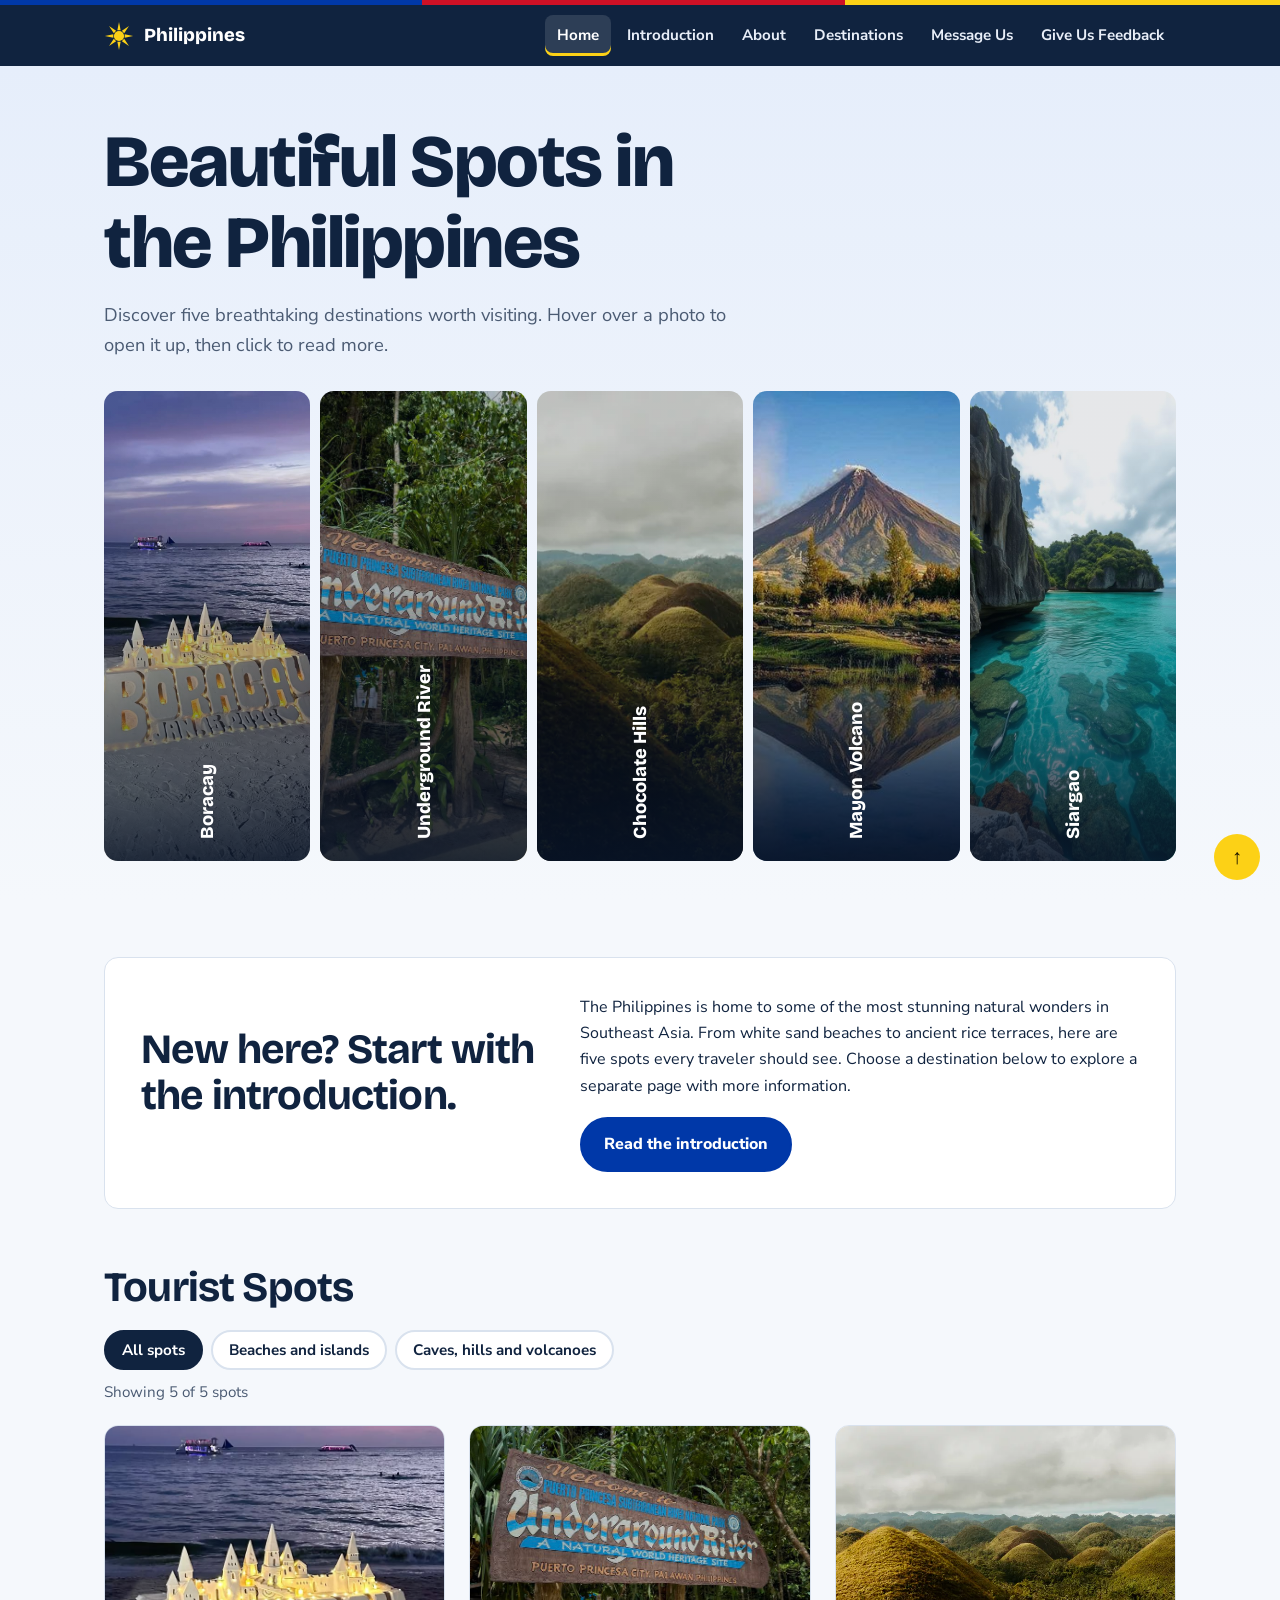
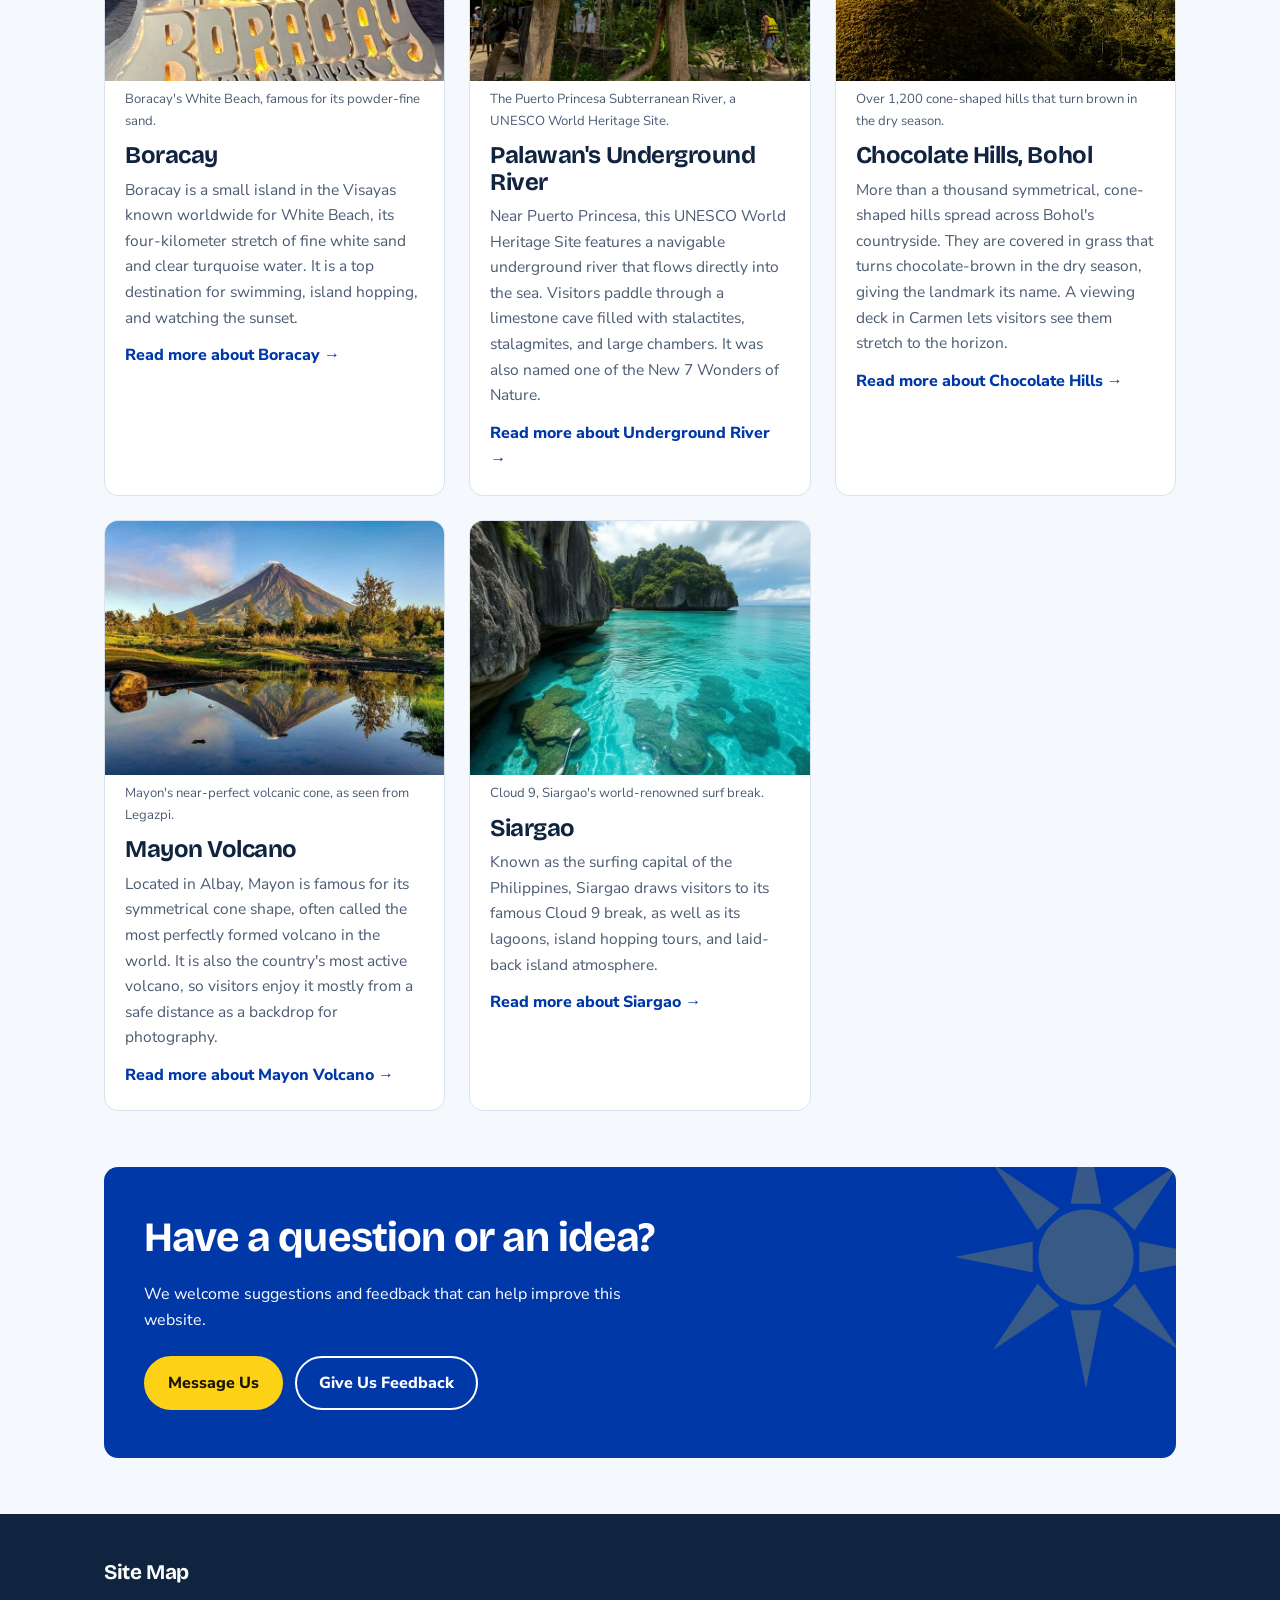
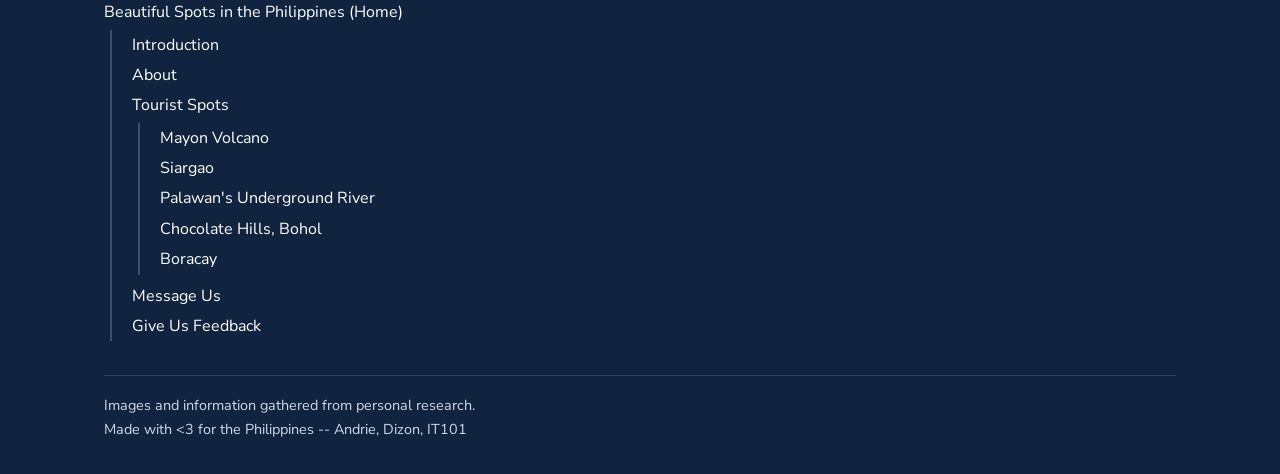
<file: index.html>
<!DOCTYPE html>
<html lang="en">
<head>
<meta charset="UTF-8">
<meta name="viewport" content="width=device-width, initial-scale=1.0">
<meta name="description" content="Five beautiful spots in the Philippines: Boracay, Palawan&#x27;s Underground River, Chocolate Hills, Mayon Volcano and Siargao.">
<title>Beautiful Spots in the Philippines</title>
<link rel="preconnect" href="https://fonts.googleapis.com">
<link rel="preconnect" href="https://fonts.gstatic.com" crossorigin>
<link rel="stylesheet" href="https://fonts.googleapis.com/css2?family=Bricolage+Grotesque:opsz,wght@12..96,600;12..96,800&family=Nunito+Sans:wght@400;600;700;800&display=swap">
<link rel="stylesheet" href="styles.css">
</head>
<body id="top">
<a class="skip-link" href="#main">Skip to main content</a>
<header class="site-header">
<div class="flag-stripe" aria-hidden="true"></div>
<div class="header-inner">
<a class="brand" href="index.html"><span class="brand-mark"><svg viewBox="0 0 200 200" aria-hidden="true" focusable="false"><g fill="currentColor"><polygon points="100,6 111,62 89,62" transform="rotate(0 100 100)"/><polygon points="100,6 111,62 89,62" transform="rotate(45 100 100)"/><polygon points="100,6 111,62 89,62" transform="rotate(90 100 100)"/><polygon points="100,6 111,62 89,62" transform="rotate(135 100 100)"/><polygon points="100,6 111,62 89,62" transform="rotate(180 100 100)"/><polygon points="100,6 111,62 89,62" transform="rotate(225 100 100)"/><polygon points="100,6 111,62 89,62" transform="rotate(270 100 100)"/><polygon points="100,6 111,62 89,62" transform="rotate(315 100 100)"/><circle cx="100" cy="100" r="34"/></g></svg></span><span>Philippines</span></a>
<input type="checkbox" id="menu" class="menu-check"><label for="menu" class="menu-toggle">Menu</label>
<nav id="site-nav" class="site-nav" aria-label="Main"><ul>
<li><a href="index.html" aria-current="page">Home</a></li>
<li><a href="introduction.html">Introduction</a></li>
<li><a href="about.html">About</a></li>
<li class="has-sub"><a href="index.html#spots">Destinations</a><ul class="submenu"><li><a href="mayon.html">Mayon Volcano</a></li><li><a href="siargao.html">Siargao</a></li><li><a href="underground-river.html">Palawan&#x27;s Underground River</a></li><li><a href="chocolate-hills.html">Chocolate Hills</a></li><li><a href="boracay.html">Boracay</a></li></ul></li>
<li><a href="message-us.html">Message Us</a></li>
<li><a href="feedback.html">Give Us Feedback</a></li>
</ul></nav>
</div>
</header>

<main id="main">
<section class="hero" aria-labelledby="hero-title"><div class="wrap">
<h1 id="hero-title">Beautiful Spots in the Philippines</h1>
<p class="lead">Discover five breathtaking destinations worth visiting. Hover over a photo to open it up, then click to read more.</p>
<ul class="panels" aria-label="Featured destinations">
<li><a href="boracay.html"><img src="images/boracay.jpg" alt="White sand beach with turquoise water and sailboats in Boracay"><span class="panel-vertical" aria-hidden="true">Boracay</span><span class="panel-text"><strong class="panel-name">Boracay</strong><span class="panel-place">Aklan, Western Visayas</span><span class="panel-pill">See this spot</span></span></a></li>
<li><a href="underground-river.html"><img src="images/underground_river.jpg" alt="Boat entering the mouth of the Puerto Princesa Underground River"><span class="panel-vertical" aria-hidden="true">Underground River</span><span class="panel-text"><strong class="panel-name">Palawan&#x27;s Underground River</strong><span class="panel-place">Puerto Princesa, Palawan</span><span class="panel-pill">See this spot</span></span></a></li>
<li><a href="chocolate-hills.html"><img src="images/chocolate_hills.webp" alt="Rows of cone-shaped brown hills stretching across the Bohol countryside"><span class="panel-vertical" aria-hidden="true">Chocolate Hills</span><span class="panel-text"><strong class="panel-name">Chocolate Hills, Bohol</strong><span class="panel-place">Bohol, Central Visayas</span><span class="panel-pill">See this spot</span></span></a></li>
<li><a href="mayon.html"><img src="images/mayon.jpg" alt="Perfectly cone-shaped Mayon Volcano rising above green fields"><span class="panel-vertical" aria-hidden="true">Mayon Volcano</span><span class="panel-text"><strong class="panel-name">Mayon Volcano</strong><span class="panel-place">Albay, Bicol Region</span><span class="panel-pill">See this spot</span></span></a></li>
<li><a href="siargao.html"><img src="images/siargao.jpg" alt="Surfer riding a wave at Cloud 9, Siargao, with palm trees on the shore"><span class="panel-vertical" aria-hidden="true">Siargao</span><span class="panel-text"><strong class="panel-name">Siargao</strong><span class="panel-place">Surigao del Norte, Caraga</span><span class="panel-pill">See this spot</span></span></a></li>
</ul></div></section>
<section class="section" aria-labelledby="intro-title"><div class="wrap"><div class="intro-band">
<h2 id="intro-title">New here? Start with the introduction.</h2>
<div><p>The Philippines is home to some of the most stunning natural wonders in Southeast Asia. From white sand beaches to ancient rice terraces, here are five spots every traveler should see. Choose a destination below to explore a separate page with more information.</p><a class="btn" href="introduction.html">Read the introduction</a></div>
</div></div></section>
<section id="spots" class="section" style="padding-top:0" aria-labelledby="spots-title"><div class="wrap">
<h2 id="spots-title">Tourist Spots</h2>
<input class="f-radio" type="radio" name="f" id="f-all" checked>
<input class="f-radio" type="radio" name="f" id="f-beach">
<input class="f-radio" type="radio" name="f" id="f-nature">
<div class="filters" role="group" aria-label="Filter tourist spots"><label class="chip" for="f-all">All spots</label><label class="chip" for="f-beach">Beaches and islands</label><label class="chip" for="f-nature">Caves, hills and volcanoes</label></div>
<p class="filter-count"><span class="c-all">Showing 5 of 5 spots</span><span class="c-beach">Showing 2 of 5 spots</span><span class="c-nature">Showing 3 of 5 spots</span></p>
<div class="cards">
<article class="spot-card" data-category="beach"><figure><div class="img-wrap"><img src="images/boracay.jpg" alt="White sand beach with turquoise water and sailboats in Boracay" loading="lazy"></div><figcaption>Boracay&#x27;s White Beach, famous for its powder-fine sand.</figcaption></figure><div class="card-body"><h3 class="spot-title"><a href="boracay.html">Boracay</a></h3><p>Boracay is a small island in the Visayas known worldwide for White Beach, its four-kilometer stretch of fine white sand and clear turquoise water. It is a top destination for swimming, island hopping, and watching the sunset.</p><span class="read-more" aria-hidden="true">Read more about Boracay &rarr;</span></div></article>
<article class="spot-card" data-category="nature"><figure><div class="img-wrap"><img src="images/underground_river.jpg" alt="Boat entering the mouth of the Puerto Princesa Underground River" loading="lazy"></div><figcaption>The Puerto Princesa Subterranean River, a UNESCO World Heritage Site.</figcaption></figure><div class="card-body"><h3 class="spot-title"><a href="underground-river.html">Palawan&#x27;s Underground River</a></h3><p>Near Puerto Princesa, this UNESCO World Heritage Site features a navigable underground river that flows directly into the sea. Visitors paddle through a limestone cave filled with stalactites, stalagmites, and large chambers. It was also named one of the New 7 Wonders of Nature.</p><span class="read-more" aria-hidden="true">Read more about Underground River &rarr;</span></div></article>
<article class="spot-card" data-category="nature"><figure><div class="img-wrap"><img src="images/chocolate_hills.webp" alt="Rows of cone-shaped brown hills stretching across the Bohol countryside" loading="lazy"></div><figcaption>Over 1,200 cone-shaped hills that turn brown in the dry season.</figcaption></figure><div class="card-body"><h3 class="spot-title"><a href="chocolate-hills.html">Chocolate Hills, Bohol</a></h3><p>More than a thousand symmetrical, cone-shaped hills spread across Bohol&#x27;s countryside. They are covered in grass that turns chocolate-brown in the dry season, giving the landmark its name. A viewing deck in Carmen lets visitors see them stretch to the horizon.</p><span class="read-more" aria-hidden="true">Read more about Chocolate Hills &rarr;</span></div></article>
<article class="spot-card" data-category="nature"><figure><div class="img-wrap"><img src="images/mayon.jpg" alt="Perfectly cone-shaped Mayon Volcano rising above green fields" loading="lazy"></div><figcaption>Mayon&#x27;s near-perfect volcanic cone, as seen from Legazpi.</figcaption></figure><div class="card-body"><h3 class="spot-title"><a href="mayon.html">Mayon Volcano</a></h3><p>Located in Albay, Mayon is famous for its symmetrical cone shape, often called the most perfectly formed volcano in the world. It is also the country&#x27;s most active volcano, so visitors enjoy it mostly from a safe distance as a backdrop for photography.</p><span class="read-more" aria-hidden="true">Read more about Mayon Volcano &rarr;</span></div></article>
<article class="spot-card" data-category="beach"><figure><div class="img-wrap"><img src="images/siargao.jpg" alt="Surfer riding a wave at Cloud 9, Siargao, with palm trees on the shore" loading="lazy"></div><figcaption>Cloud 9, Siargao&#x27;s world-renowned surf break.</figcaption></figure><div class="card-body"><h3 class="spot-title"><a href="siargao.html">Siargao</a></h3><p>Known as the surfing capital of the Philippines, Siargao draws visitors to its famous Cloud 9 break, as well as its lagoons, island hopping tours, and laid-back island atmosphere.</p><span class="read-more" aria-hidden="true">Read more about Siargao &rarr;</span></div></article>
</div></div></section>
<section class="section" style="padding-top:0" aria-labelledby="cta-title"><div class="wrap"><div class="cta-band">
<h2 id="cta-title">Have a question or an idea?</h2>
<p>We welcome suggestions and feedback that can help improve this website.</p>
<div class="cta-actions"><a class="btn btn-sun" href="message-us.html">Message Us</a><a class="btn btn-ghost" href="feedback.html">Give Us Feedback</a></div>
<svg class="sun-art" viewBox="0 0 200 200" aria-hidden="true" focusable="false"><g fill="currentColor"><polygon points="100,6 111,62 89,62" transform="rotate(0 100 100)"/><polygon points="100,6 111,62 89,62" transform="rotate(45 100 100)"/><polygon points="100,6 111,62 89,62" transform="rotate(90 100 100)"/><polygon points="100,6 111,62 89,62" transform="rotate(135 100 100)"/><polygon points="100,6 111,62 89,62" transform="rotate(180 100 100)"/><polygon points="100,6 111,62 89,62" transform="rotate(225 100 100)"/><polygon points="100,6 111,62 89,62" transform="rotate(270 100 100)"/><polygon points="100,6 111,62 89,62" transform="rotate(315 100 100)"/><circle cx="100" cy="100" r="34"/></g></svg>
</div></div></section>
</main>
<footer class="site-footer"><div class="wrap">
<nav class="sitemap" aria-label="Site map"><h2>Site Map</h2><ul><li><a href="index.html">Beautiful Spots in the Philippines (Home)</a><ul>
<li><a href="introduction.html">Introduction</a></li><li><a href="about.html">About</a></li>
<li><a href="index.html#spots">Tourist Spots</a><ul><li><a href="mayon.html">Mayon Volcano</a></li><li><a href="siargao.html">Siargao</a></li><li><a href="underground-river.html">Palawan&#x27;s Underground River</a></li><li><a href="chocolate-hills.html">Chocolate Hills, Bohol</a></li><li><a href="boracay.html">Boracay</a></li></ul></li>
<li><a href="message-us.html">Message Us</a></li><li><a href="feedback.html">Give Us Feedback</a></li></ul></li></ul></nav>
<div class="footer-credits"><p>Images and information gathered from personal research.</p><p>Made with &lt;3 for the Philippines -- Andrie, Dizon, IT101</p></div>
</div></footer>
<a href="#top" class="back-to-top" aria-label="Back to top">&uarr;</a>
</body>
</html>
</file>
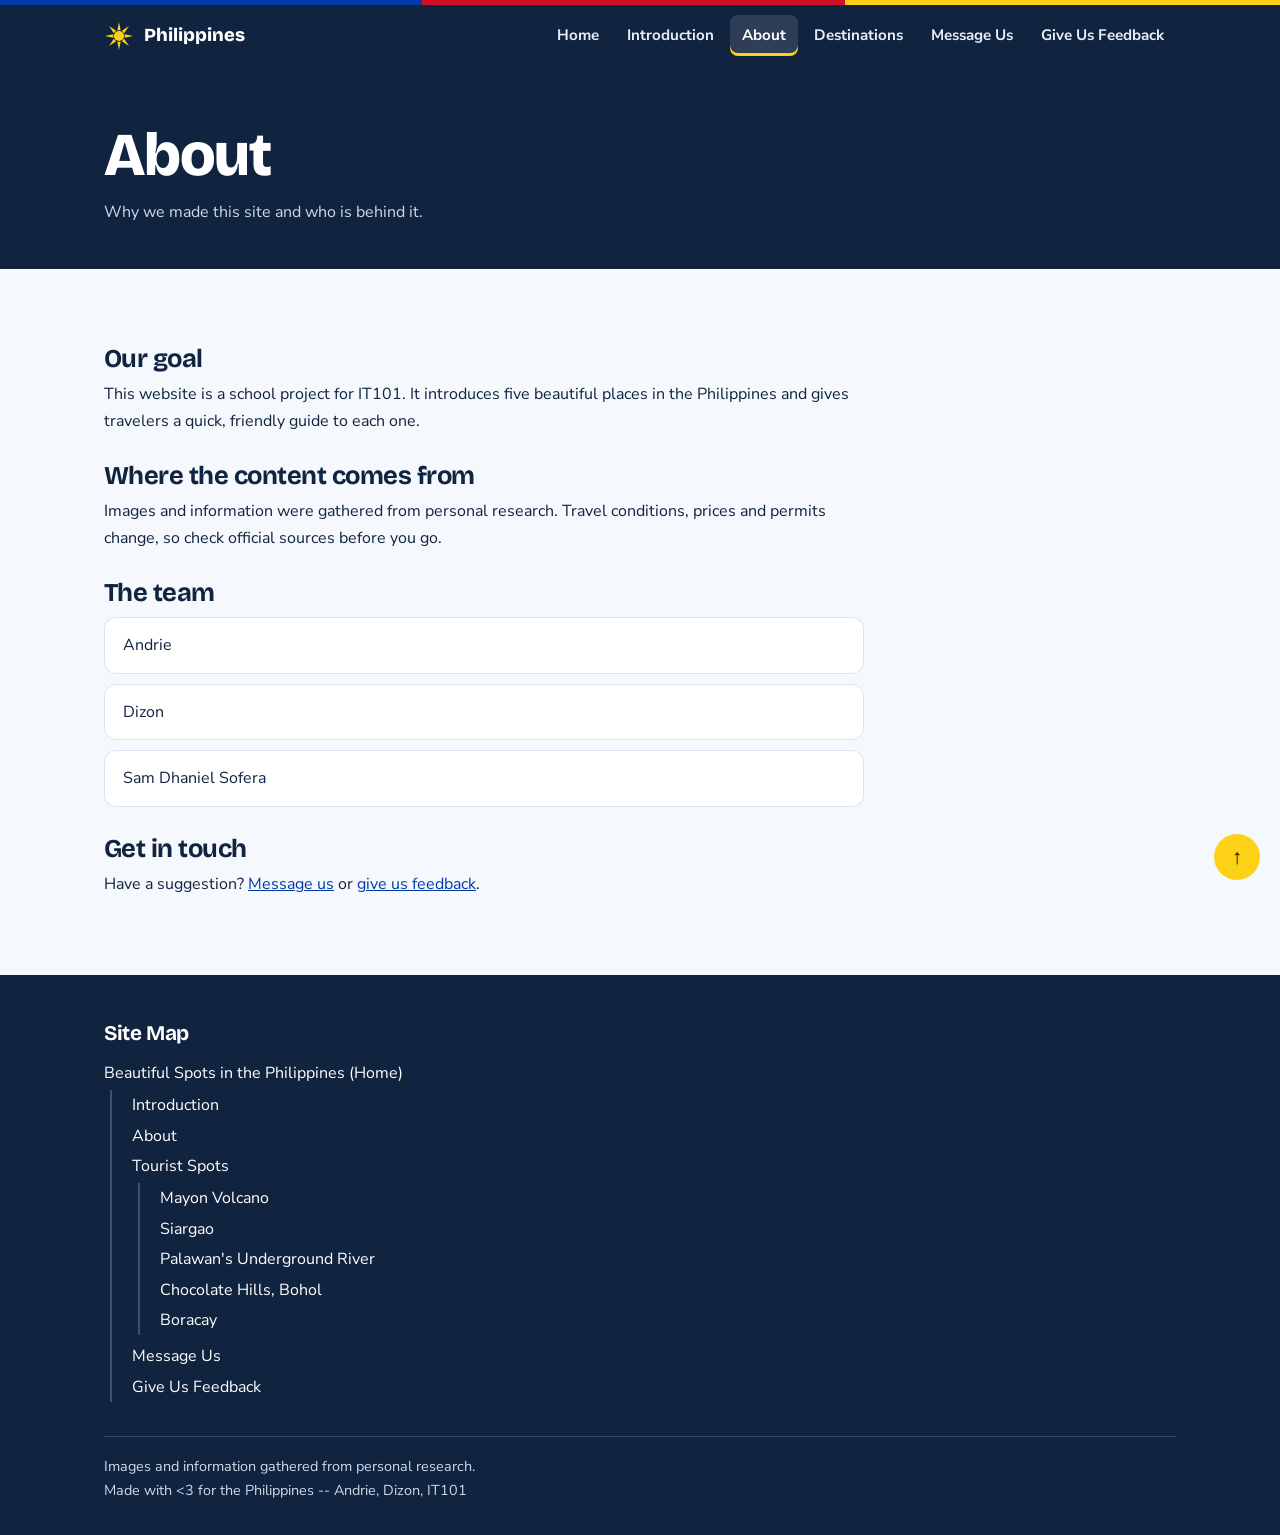
<file: about.html>
<!DOCTYPE html>
<html lang="en">
<head>
<meta charset="UTF-8">
<meta name="viewport" content="width=device-width, initial-scale=1.0">
<meta name="description" content="About this travel website project.">
<title>About | Beautiful Spots in the Philippines</title>
<link rel="preconnect" href="https://fonts.googleapis.com">
<link rel="preconnect" href="https://fonts.gstatic.com" crossorigin>
<link rel="stylesheet" href="https://fonts.googleapis.com/css2?family=Bricolage+Grotesque:opsz,wght@12..96,600;12..96,800&family=Nunito+Sans:wght@400;600;700;800&display=swap">
<link rel="stylesheet" href="styles.css">
</head>
<body id="top">
<a class="skip-link" href="#main">Skip to main content</a>
<header class="site-header">
<div class="flag-stripe" aria-hidden="true"></div>
<div class="header-inner">
<a class="brand" href="index.html"><span class="brand-mark"><svg viewBox="0 0 200 200" aria-hidden="true" focusable="false"><g fill="currentColor"><polygon points="100,6 111,62 89,62" transform="rotate(0 100 100)"/><polygon points="100,6 111,62 89,62" transform="rotate(45 100 100)"/><polygon points="100,6 111,62 89,62" transform="rotate(90 100 100)"/><polygon points="100,6 111,62 89,62" transform="rotate(135 100 100)"/><polygon points="100,6 111,62 89,62" transform="rotate(180 100 100)"/><polygon points="100,6 111,62 89,62" transform="rotate(225 100 100)"/><polygon points="100,6 111,62 89,62" transform="rotate(270 100 100)"/><polygon points="100,6 111,62 89,62" transform="rotate(315 100 100)"/><circle cx="100" cy="100" r="34"/></g></svg></span><span>Philippines</span></a>
<input type="checkbox" id="menu" class="menu-check"><label for="menu" class="menu-toggle">Menu</label>
<nav id="site-nav" class="site-nav" aria-label="Main"><ul>
<li><a href="index.html">Home</a></li>
<li><a href="introduction.html">Introduction</a></li>
<li><a href="about.html" aria-current="page">About</a></li>
<li class="has-sub"><a href="index.html#spots">Destinations</a><ul class="submenu"><li><a href="mayon.html">Mayon Volcano</a></li><li><a href="siargao.html">Siargao</a></li><li><a href="underground-river.html">Palawan&#x27;s Underground River</a></li><li><a href="chocolate-hills.html">Chocolate Hills</a></li><li><a href="boracay.html">Boracay</a></li></ul></li>
<li><a href="message-us.html">Message Us</a></li>
<li><a href="feedback.html">Give Us Feedback</a></li>
</ul></nav>
</div>
</header>

<main id="main"><section class="page-head"><div class="wrap"><h1>About</h1><p>Why we made this site and who is behind it.</p></div></section>
<div class="wrap"><div class="prose">
<h2>Our goal</h2><p>This website is a school project for IT101. It introduces five beautiful places in the Philippines and gives travelers a quick, friendly guide to each one.</p>
<h2>Where the content comes from</h2><p>Images and information were gathered from personal research. Travel conditions, prices and permits change, so check official sources before you go.</p>
<h2>The team</h2><ul class="team"><li>Andrie</li><li>Dizon</li><li>Sam Dhaniel Sofera</li></ul>
<h2>Get in touch</h2><p>Have a suggestion? <a href="message-us.html">Message us</a> or <a href="feedback.html">give us feedback</a>.</p>
</div></div></main>
<footer class="site-footer"><div class="wrap">
<nav class="sitemap" aria-label="Site map"><h2>Site Map</h2><ul><li><a href="index.html">Beautiful Spots in the Philippines (Home)</a><ul>
<li><a href="introduction.html">Introduction</a></li><li><a href="about.html">About</a></li>
<li><a href="index.html#spots">Tourist Spots</a><ul><li><a href="mayon.html">Mayon Volcano</a></li><li><a href="siargao.html">Siargao</a></li><li><a href="underground-river.html">Palawan&#x27;s Underground River</a></li><li><a href="chocolate-hills.html">Chocolate Hills, Bohol</a></li><li><a href="boracay.html">Boracay</a></li></ul></li>
<li><a href="message-us.html">Message Us</a></li><li><a href="feedback.html">Give Us Feedback</a></li></ul></li></ul></nav>
<div class="footer-credits"><p>Images and information gathered from personal research.</p><p>Made with &lt;3 for the Philippines -- Andrie, Dizon, IT101</p></div>
</div></footer>
<a href="#top" class="back-to-top" aria-label="Back to top">&uarr;</a>
</body>
</html>
</file>
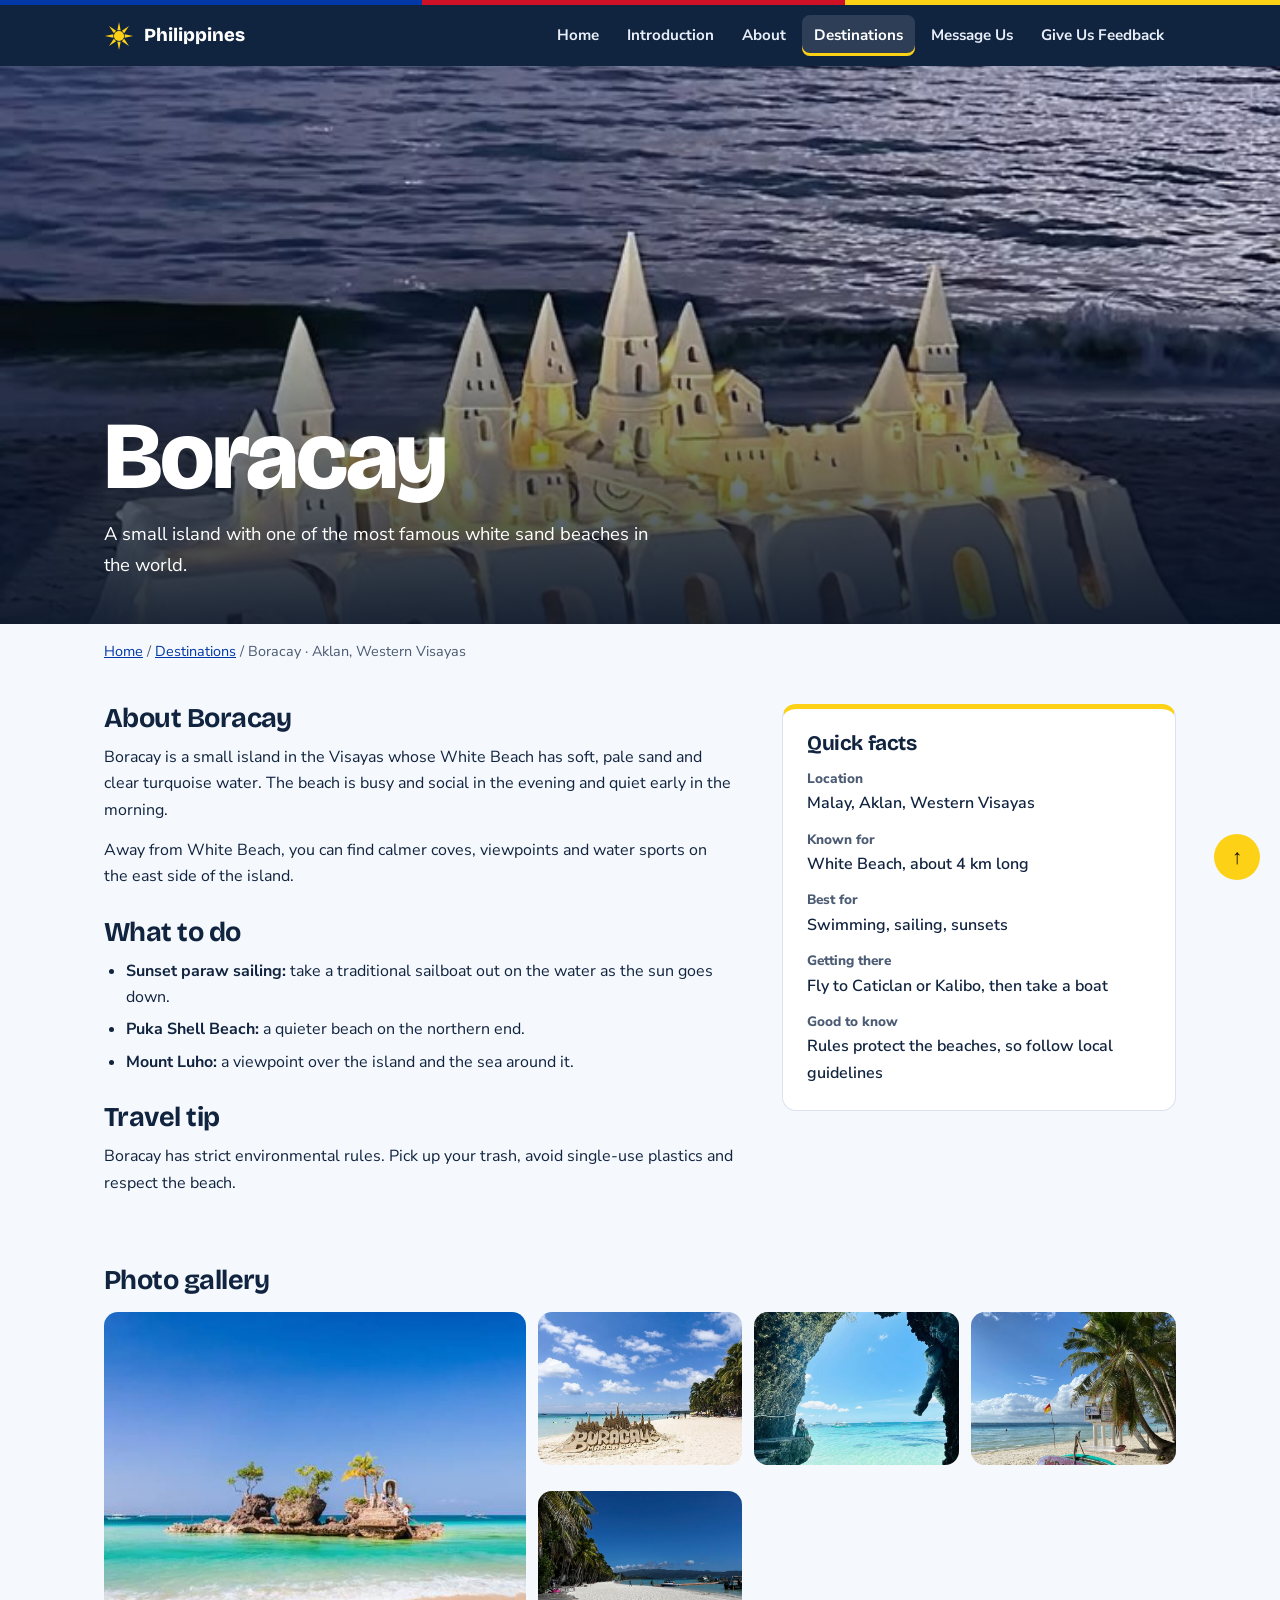
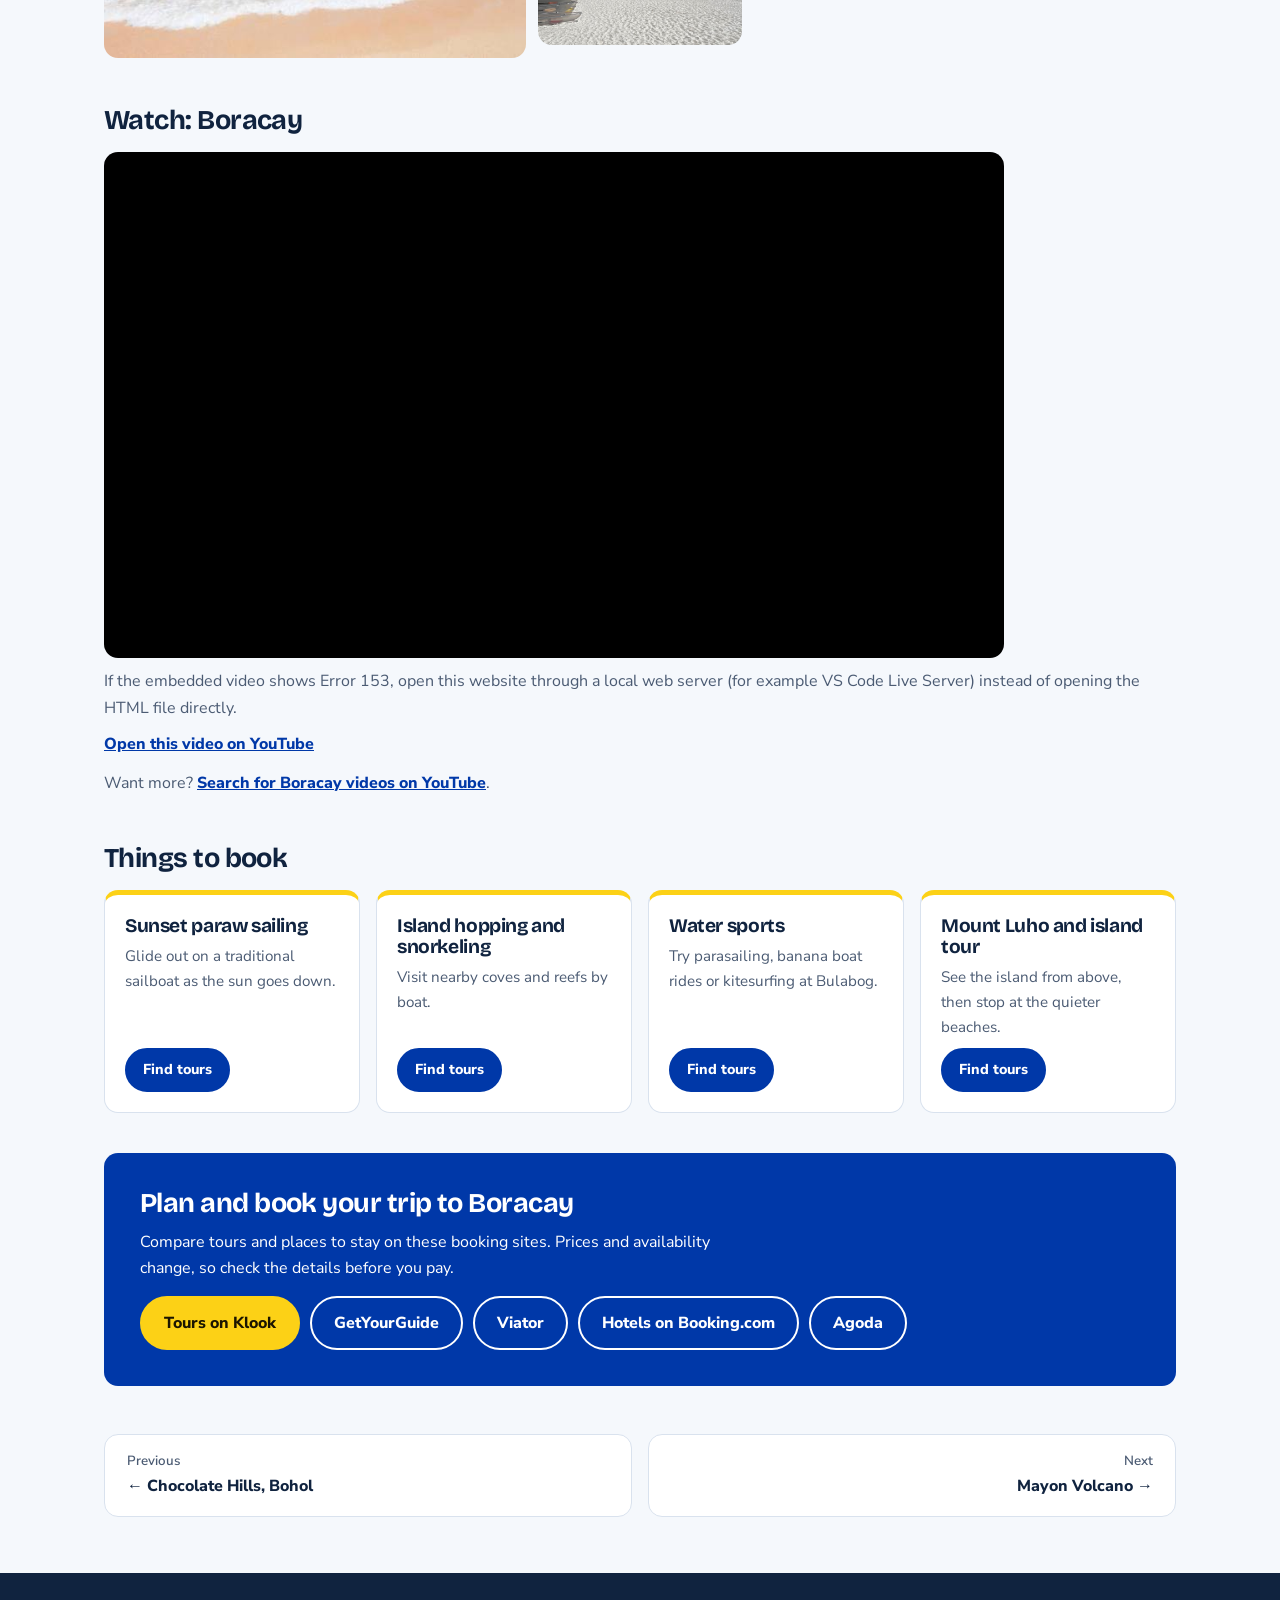
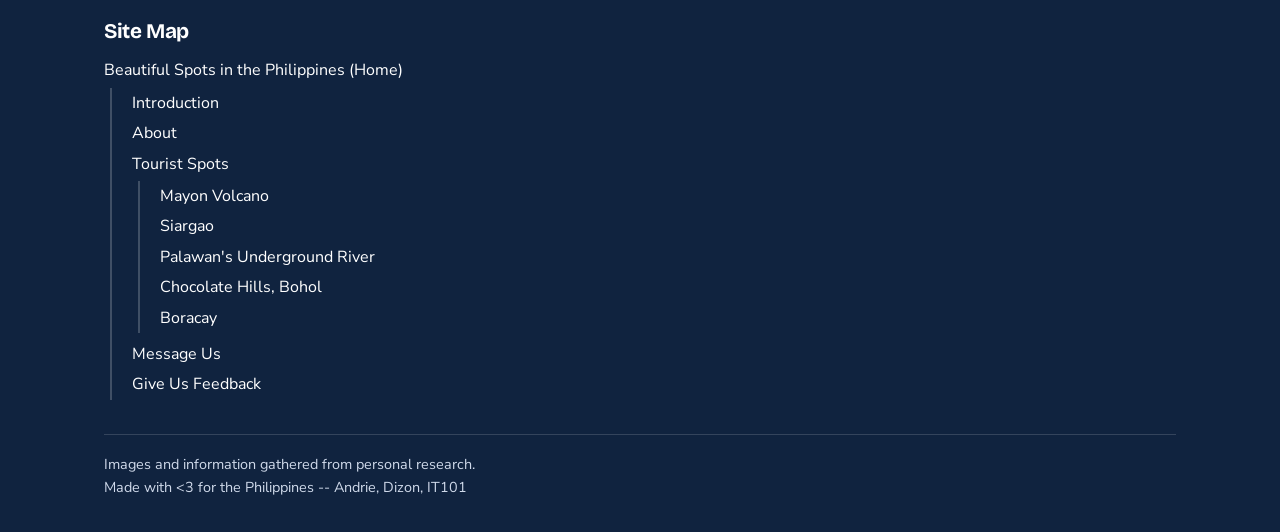
<file: boracay.html>
<!DOCTYPE html>
<html lang="en">
<head>
<meta charset="UTF-8">
<meta name="viewport" content="width=device-width, initial-scale=1.0">
<meta name="description" content="A small island with one of the most famous white sand beaches in the world.">
<title>Boracay | Beautiful Spots in the Philippines</title>
<link rel="preconnect" href="https://fonts.googleapis.com">
<link rel="preconnect" href="https://fonts.gstatic.com" crossorigin>
<link rel="stylesheet" href="https://fonts.googleapis.com/css2?family=Bricolage+Grotesque:opsz,wght@12..96,600;12..96,800&family=Nunito+Sans:wght@400;600;700;800&display=swap">
<link rel="stylesheet" href="styles.css">
</head>
<body id="top">
<a class="skip-link" href="#main">Skip to main content</a>
<header class="site-header">
<div class="flag-stripe" aria-hidden="true"></div>
<div class="header-inner">
<a class="brand" href="index.html"><span class="brand-mark"><svg viewBox="0 0 200 200" aria-hidden="true" focusable="false"><g fill="currentColor"><polygon points="100,6 111,62 89,62" transform="rotate(0 100 100)"/><polygon points="100,6 111,62 89,62" transform="rotate(45 100 100)"/><polygon points="100,6 111,62 89,62" transform="rotate(90 100 100)"/><polygon points="100,6 111,62 89,62" transform="rotate(135 100 100)"/><polygon points="100,6 111,62 89,62" transform="rotate(180 100 100)"/><polygon points="100,6 111,62 89,62" transform="rotate(225 100 100)"/><polygon points="100,6 111,62 89,62" transform="rotate(270 100 100)"/><polygon points="100,6 111,62 89,62" transform="rotate(315 100 100)"/><circle cx="100" cy="100" r="34"/></g></svg></span><span>Philippines</span></a>
<input type="checkbox" id="menu" class="menu-check"><label for="menu" class="menu-toggle">Menu</label>
<nav id="site-nav" class="site-nav" aria-label="Main"><ul>
<li><a href="index.html">Home</a></li>
<li><a href="introduction.html">Introduction</a></li>
<li><a href="about.html">About</a></li>
<li class="has-sub"><a href="index.html#spots" aria-current="page">Destinations</a><ul class="submenu"><li><a href="mayon.html">Mayon Volcano</a></li><li><a href="siargao.html">Siargao</a></li><li><a href="underground-river.html">Palawan&#x27;s Underground River</a></li><li><a href="chocolate-hills.html">Chocolate Hills</a></li><li><a href="boracay.html">Boracay</a></li></ul></li>
<li><a href="message-us.html">Message Us</a></li>
<li><a href="feedback.html">Give Us Feedback</a></li>
</ul></nav>
</div>
</header>

<main id="main">
<section class="dest-hero" aria-labelledby="t"><img src="images/boracay.jpg" alt="Boracay, Aklan, Western Visayas"><div class="wrap"><h1 id="t">Boracay</h1><p>A small island with one of the most famous white sand beaches in the world.</p></div></section>
<div class="wrap">
<p class="crumbs"><a href="index.html">Home</a> / <a href="index.html#spots">Destinations</a> / Boracay &middot; Aklan, Western Visayas</p>
<div class="dest-grid">
<div><h2>About Boracay</h2><p>Boracay is a small island in the Visayas whose White Beach has soft, pale sand and clear turquoise water. The beach is busy and social in the evening and quiet early in the morning.</p><p>Away from White Beach, you can find calmer coves, viewpoints and water sports on the east side of the island.</p><h2>What to do</h2><ul class="todo"><li><b>Sunset paraw sailing:</b> take a traditional sailboat out on the water as the sun goes down.</li><li><b>Puka Shell Beach:</b> a quieter beach on the northern end.</li><li><b>Mount Luho:</b> a viewpoint over the island and the sea around it.</li></ul><h2>Travel tip</h2><p>Boracay has strict environmental rules. Pick up your trash, avoid single-use plastics and respect the beach.</p></div>
<aside class="facts" aria-label="Quick facts"><h2>Quick facts</h2><dl><dt>Location</dt><dd>Malay, Aklan, Western Visayas</dd><dt>Known for</dt><dd>White Beach, about 4 km long</dd><dt>Best for</dt><dd>Swimming, sailing, sunsets</dd><dt>Getting there</dt><dd>Fly to Caticlan or Kalibo, then take a boat</dd><dt>Good to know</dt><dd>Rules protect the beaches, so follow local guidelines</dd></dl></aside>
</div>
<section class="gallery" id="gallery" aria-labelledby="gal-title"><h2 id="gal-title">Photo gallery</h2><ul class="gallery-grid"><li><a href="#g-boracay-1"><img src="images/gallery/boracay-1.jpg" alt="Boracay photo 1" loading="lazy"></a></li><li><a href="#g-boracay-2"><img src="images/gallery/boracay-2.jpg" alt="Boracay photo 2" loading="lazy"></a></li><li><a href="#g-boracay-3"><img src="images/gallery/boracay-3.jpg" alt="Boracay photo 3" loading="lazy"></a></li><li><a href="#g-boracay-4"><img src="images/gallery/boracay-4.jpg" alt="Boracay photo 4" loading="lazy"></a></li><li><a href="#g-boracay-5"><img src="images/gallery/boracay-5.jpg" alt="Boracay photo 5" loading="lazy"></a></li></ul><div class="lightbox" id="g-boracay-1"><a class="lb-close" href="#gallery" aria-label="Close photo">&times;</a><a class="lb-nav lb-prev" href="#g-boracay-5" aria-label="Previous photo">&lsaquo;</a><img src="images/gallery/boracay-1.jpg" alt="Boracay photo 1"><a class="lb-nav lb-next" href="#g-boracay-2" aria-label="Next photo">&rsaquo;</a></div><div class="lightbox" id="g-boracay-2"><a class="lb-close" href="#gallery" aria-label="Close photo">&times;</a><a class="lb-nav lb-prev" href="#g-boracay-1" aria-label="Previous photo">&lsaquo;</a><img src="images/gallery/boracay-2.jpg" alt="Boracay photo 2"><a class="lb-nav lb-next" href="#g-boracay-3" aria-label="Next photo">&rsaquo;</a></div><div class="lightbox" id="g-boracay-3"><a class="lb-close" href="#gallery" aria-label="Close photo">&times;</a><a class="lb-nav lb-prev" href="#g-boracay-2" aria-label="Previous photo">&lsaquo;</a><img src="images/gallery/boracay-3.jpg" alt="Boracay photo 3"><a class="lb-nav lb-next" href="#g-boracay-4" aria-label="Next photo">&rsaquo;</a></div><div class="lightbox" id="g-boracay-4"><a class="lb-close" href="#gallery" aria-label="Close photo">&times;</a><a class="lb-nav lb-prev" href="#g-boracay-3" aria-label="Previous photo">&lsaquo;</a><img src="images/gallery/boracay-4.jpg" alt="Boracay photo 4"><a class="lb-nav lb-next" href="#g-boracay-5" aria-label="Next photo">&rsaquo;</a></div><div class="lightbox" id="g-boracay-5"><a class="lb-close" href="#gallery" aria-label="Close photo">&times;</a><a class="lb-nav lb-prev" href="#g-boracay-4" aria-label="Previous photo">&lsaquo;</a><img src="images/gallery/boracay-5.jpg" alt="Boracay photo 5"><a class="lb-nav lb-next" href="#g-boracay-1" aria-label="Next photo">&rsaquo;</a></div></section>
<section class="video-section" aria-labelledby="v-title">
<h2 id="v-title">Watch: Boracay</h2>
<div class="video-frame"><iframe src="https://www.youtube.com/embed/CqykkrdCcOI" title="Boracay video" referrerpolicy="strict-origin-when-cross-origin" allow="accelerometer; autoplay; clipboard-write; encrypted-media; gyroscope; picture-in-picture; web-share" allowfullscreen></iframe></div>
<p class="video-note" style="margin-top:10px">If the embedded video shows Error 153, open this website through a local web server (for example VS Code Live Server) instead of opening the HTML file directly.</p><p class="video-note-link"><a href="https://www.youtube.com/watch?v=CqykkrdCcOI" target="_blank" rel="noopener">Open this video on YouTube<span class="sr-only"> (opens in a new tab)</span></a></p>
<p id="v-note" class="video-note">Want more? <a href="https://www.youtube.com/results?search_query=Boracay+Philippines+travel" target="_blank" rel="noopener">Search for Boracay videos on YouTube<span class="sr-only"> (opens in a new tab)</span></a>.</p>
</section>
<section class="activities" id="activities" aria-labelledby="act-title"><h2 id="act-title">Things to book</h2><ul class="act-grid"><li class="act-card"><h3>Sunset paraw sailing</h3><p>Glide out on a traditional sailboat as the sun goes down.</p><a class="btn btn-sm" href="https://www.klook.com/en-PH/search/result/?query=Boracay+paraw+sailing" target="_blank" rel="noopener">Find tours<span class="sr-only"> for Sunset paraw sailing (opens in a new tab)</span></a></li><li class="act-card"><h3>Island hopping and snorkeling</h3><p>Visit nearby coves and reefs by boat.</p><a class="btn btn-sm" href="https://www.klook.com/en-PH/search/result/?query=Boracay+island+hopping" target="_blank" rel="noopener">Find tours<span class="sr-only"> for Island hopping and snorkeling (opens in a new tab)</span></a></li><li class="act-card"><h3>Water sports</h3><p>Try parasailing, banana boat rides or kitesurfing at Bulabog.</p><a class="btn btn-sm" href="https://www.klook.com/en-PH/search/result/?query=Boracay+water+sports" target="_blank" rel="noopener">Find tours<span class="sr-only"> for Water sports (opens in a new tab)</span></a></li><li class="act-card"><h3>Mount Luho and island tour</h3><p>See the island from above, then stop at the quieter beaches.</p><a class="btn btn-sm" href="https://www.klook.com/en-PH/search/result/?query=Boracay+island+tour" target="_blank" rel="noopener">Find tours<span class="sr-only"> for Mount Luho and island tour (opens in a new tab)</span></a></li></ul></section>
<section class="book-band" id="book" aria-labelledby="book-title"><h2 id="book-title">Plan and book your trip to Boracay</h2><p>Compare tours and places to stay on these booking sites. Prices and availability change, so check the details before you pay.</p><div class="book-actions"><a class="btn btn-sun" href="https://www.klook.com/en-PH/search/result/?query=Boracay" target="_blank" rel="noopener">Tours on Klook<span class="sr-only"> (opens in a new tab)</span></a><a class="btn btn-ghost" href="https://www.getyourguide.com/s/?q=Boracay" target="_blank" rel="noopener">GetYourGuide<span class="sr-only"> (opens in a new tab)</span></a><a class="btn btn-ghost" href="https://www.viator.com/searchResults/all?text=Boracay" target="_blank" rel="noopener">Viator<span class="sr-only"> (opens in a new tab)</span></a><a class="btn btn-ghost" href="https://www.booking.com/searchresults.html?ss=Boracay" target="_blank" rel="noopener">Hotels on Booking.com<span class="sr-only"> (opens in a new tab)</span></a><a class="btn btn-ghost" href="https://www.agoda.com/search?textToSearch=Boracay" target="_blank" rel="noopener">Agoda<span class="sr-only"> (opens in a new tab)</span></a></div></section>
<nav class="pager" aria-label="More destinations"><a href="chocolate-hills.html"><small>Previous</small>&larr; Chocolate Hills, Bohol</a><a class="next" href="mayon.html"><small>Next</small>Mayon Volcano &rarr;</a></nav>
</div>
</main>
<footer class="site-footer"><div class="wrap">
<nav class="sitemap" aria-label="Site map"><h2>Site Map</h2><ul><li><a href="index.html">Beautiful Spots in the Philippines (Home)</a><ul>
<li><a href="introduction.html">Introduction</a></li><li><a href="about.html">About</a></li>
<li><a href="index.html#spots">Tourist Spots</a><ul><li><a href="mayon.html">Mayon Volcano</a></li><li><a href="siargao.html">Siargao</a></li><li><a href="underground-river.html">Palawan&#x27;s Underground River</a></li><li><a href="chocolate-hills.html">Chocolate Hills, Bohol</a></li><li><a href="boracay.html">Boracay</a></li></ul></li>
<li><a href="message-us.html">Message Us</a></li><li><a href="feedback.html">Give Us Feedback</a></li></ul></li></ul></nav>
<div class="footer-credits"><p>Images and information gathered from personal research.</p><p>Made with &lt;3 for the Philippines -- Andrie, Dizon, IT101</p></div>
</div></footer>
<a href="#top" class="back-to-top" aria-label="Back to top">&uarr;</a>
</body>
</html>
</file>
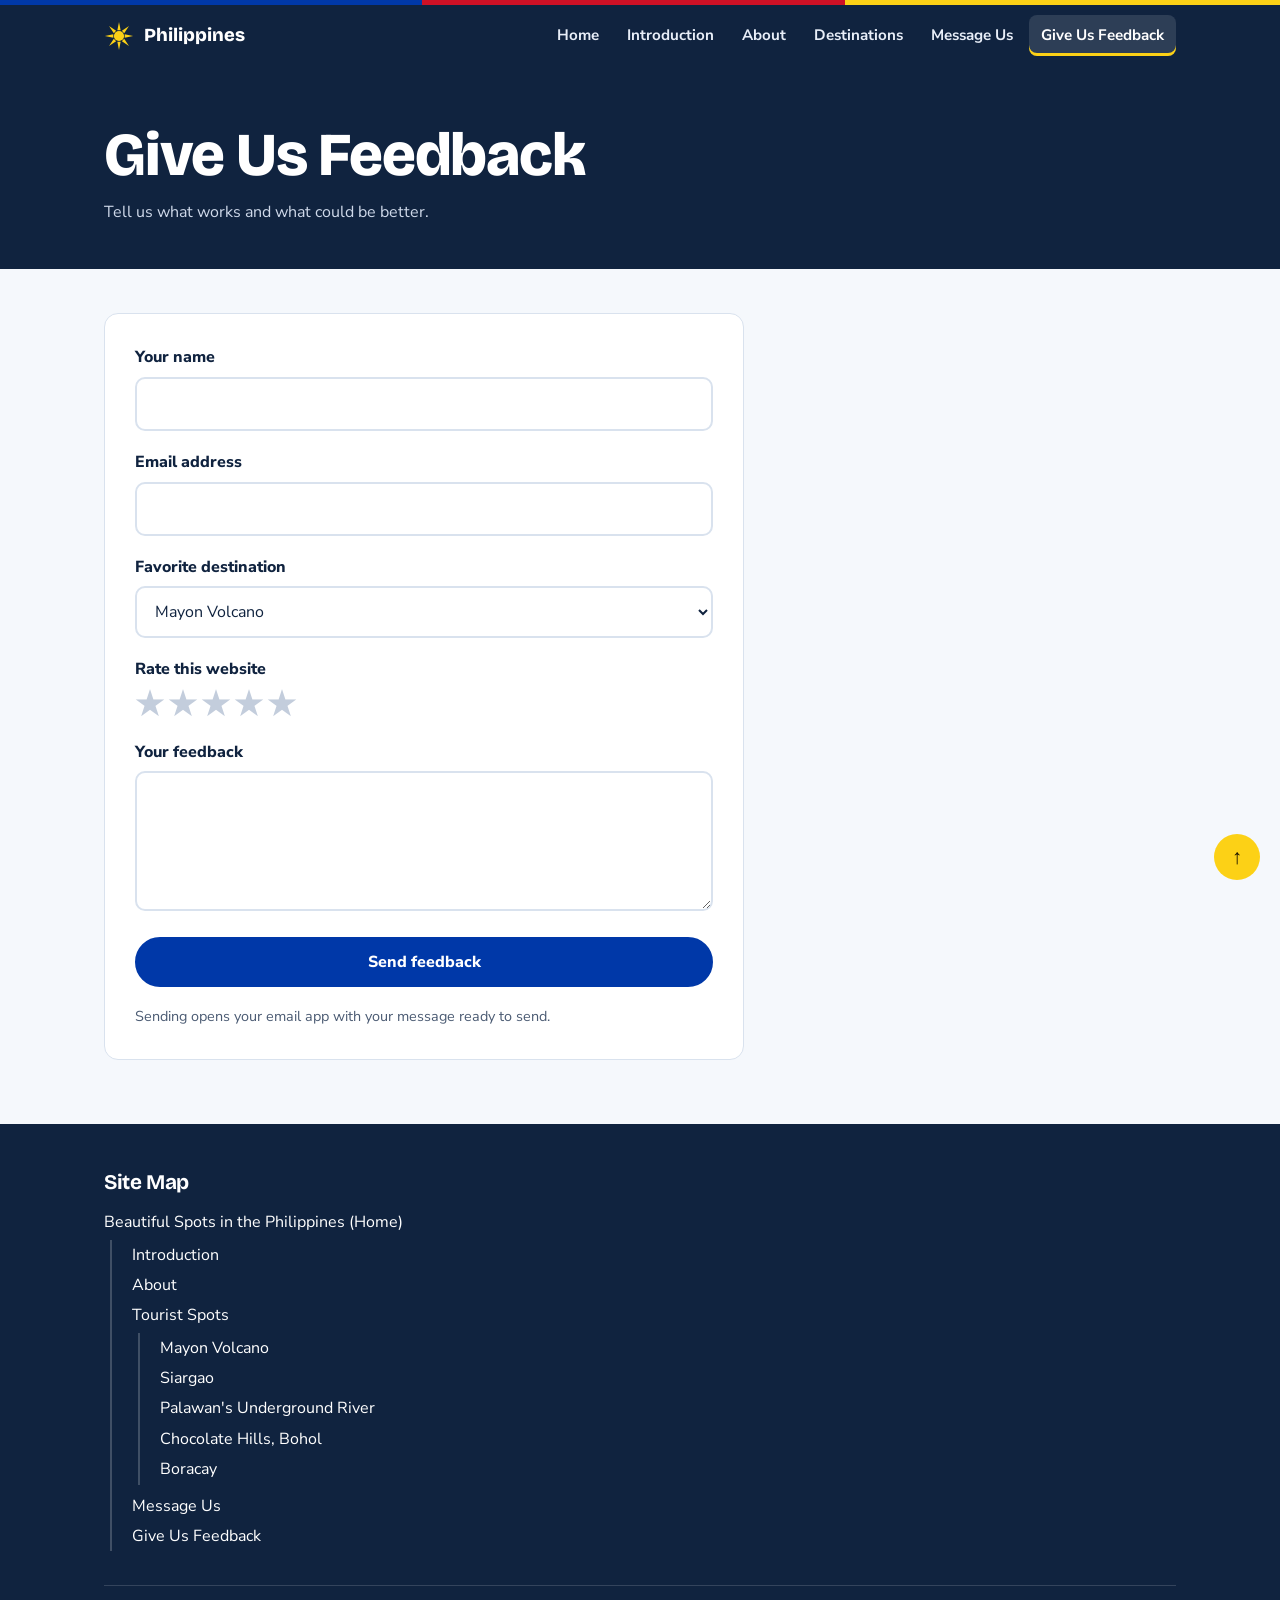
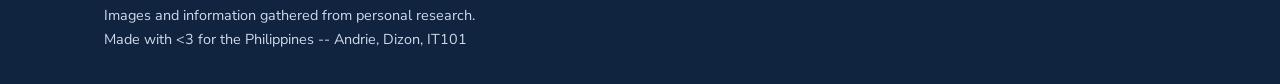
<file: feedback.html>
<!DOCTYPE html>
<html lang="en">
<head>
<meta charset="UTF-8">
<meta name="viewport" content="width=device-width, initial-scale=1.0">
<meta name="description" content="Tell us how to improve this website.">
<title>Give Us Feedback | Beautiful Spots in the Philippines</title>
<link rel="preconnect" href="https://fonts.googleapis.com">
<link rel="preconnect" href="https://fonts.gstatic.com" crossorigin>
<link rel="stylesheet" href="https://fonts.googleapis.com/css2?family=Bricolage+Grotesque:opsz,wght@12..96,600;12..96,800&family=Nunito+Sans:wght@400;600;700;800&display=swap">
<link rel="stylesheet" href="styles.css">
</head>
<body id="top">
<a class="skip-link" href="#main">Skip to main content</a>
<header class="site-header">
<div class="flag-stripe" aria-hidden="true"></div>
<div class="header-inner">
<a class="brand" href="index.html"><span class="brand-mark"><svg viewBox="0 0 200 200" aria-hidden="true" focusable="false"><g fill="currentColor"><polygon points="100,6 111,62 89,62" transform="rotate(0 100 100)"/><polygon points="100,6 111,62 89,62" transform="rotate(45 100 100)"/><polygon points="100,6 111,62 89,62" transform="rotate(90 100 100)"/><polygon points="100,6 111,62 89,62" transform="rotate(135 100 100)"/><polygon points="100,6 111,62 89,62" transform="rotate(180 100 100)"/><polygon points="100,6 111,62 89,62" transform="rotate(225 100 100)"/><polygon points="100,6 111,62 89,62" transform="rotate(270 100 100)"/><polygon points="100,6 111,62 89,62" transform="rotate(315 100 100)"/><circle cx="100" cy="100" r="34"/></g></svg></span><span>Philippines</span></a>
<input type="checkbox" id="menu" class="menu-check"><label for="menu" class="menu-toggle">Menu</label>
<nav id="site-nav" class="site-nav" aria-label="Main"><ul>
<li><a href="index.html">Home</a></li>
<li><a href="introduction.html">Introduction</a></li>
<li><a href="about.html">About</a></li>
<li class="has-sub"><a href="index.html#spots">Destinations</a><ul class="submenu"><li><a href="mayon.html">Mayon Volcano</a></li><li><a href="siargao.html">Siargao</a></li><li><a href="underground-river.html">Palawan&#x27;s Underground River</a></li><li><a href="chocolate-hills.html">Chocolate Hills</a></li><li><a href="boracay.html">Boracay</a></li></ul></li>
<li><a href="message-us.html">Message Us</a></li>
<li><a href="feedback.html" aria-current="page">Give Us Feedback</a></li>
</ul></nav>
</div>
</header>

<main id="main"><section class="page-head"><div class="wrap"><h1>Give Us Feedback</h1><p>Tell us what works and what could be better.</p></div></section>
<div class="wrap"><form class="card-form" action="mailto:samdhainiel924@gmail.com?subject=Website%20feedback" method="post" enctype="text/plain">
<div class="field"><label for="n">Your name</label><input id="n" name="Name" autocomplete="name" required></div>
<div class="field"><label for="e">Email address</label><input id="e" name="Email" type="email" autocomplete="email" required></div>
<div class="field"><label for="p">Favorite destination</label><select id="p" name="Favorite"><option>Mayon Volcano</option><option>Siargao</option><option>Palawan's Underground River</option><option>Chocolate Hills, Bohol</option><option>Boracay</option></select></div>
<fieldset class="field"><legend>Rate this website</legend><div class="rating"><input type="radio" name="Rating" id="r5" value="5"><label for="r5" title="5 stars"><span aria-hidden="true">&#9733;</span><span class="sr-only">5 stars</span></label><input type="radio" name="Rating" id="r4" value="4"><label for="r4" title="4 stars"><span aria-hidden="true">&#9733;</span><span class="sr-only">4 stars</span></label><input type="radio" name="Rating" id="r3" value="3"><label for="r3" title="3 stars"><span aria-hidden="true">&#9733;</span><span class="sr-only">3 stars</span></label><input type="radio" name="Rating" id="r2" value="2"><label for="r2" title="2 stars"><span aria-hidden="true">&#9733;</span><span class="sr-only">2 stars</span></label><input type="radio" name="Rating" id="r1" value="1"><label for="r1" title="1 star"><span aria-hidden="true">&#9733;</span><span class="sr-only">1 star</span></label></div></fieldset>
<div class="field"><label for="c">Your feedback</label><textarea id="c" name="Feedback" required></textarea></div>
<button class="btn" type="submit">Send feedback</button>
<p class="form-note">Sending opens your email app with your message ready to send.</p>
</form></div></main>
<footer class="site-footer"><div class="wrap">
<nav class="sitemap" aria-label="Site map"><h2>Site Map</h2><ul><li><a href="index.html">Beautiful Spots in the Philippines (Home)</a><ul>
<li><a href="introduction.html">Introduction</a></li><li><a href="about.html">About</a></li>
<li><a href="index.html#spots">Tourist Spots</a><ul><li><a href="mayon.html">Mayon Volcano</a></li><li><a href="siargao.html">Siargao</a></li><li><a href="underground-river.html">Palawan&#x27;s Underground River</a></li><li><a href="chocolate-hills.html">Chocolate Hills, Bohol</a></li><li><a href="boracay.html">Boracay</a></li></ul></li>
<li><a href="message-us.html">Message Us</a></li><li><a href="feedback.html">Give Us Feedback</a></li></ul></li></ul></nav>
<div class="footer-credits"><p>Images and information gathered from personal research.</p><p>Made with &lt;3 for the Philippines -- Andrie, Dizon, IT101</p></div>
</div></footer>
<a href="#top" class="back-to-top" aria-label="Back to top">&uarr;</a>
</body>
</html>
</file>
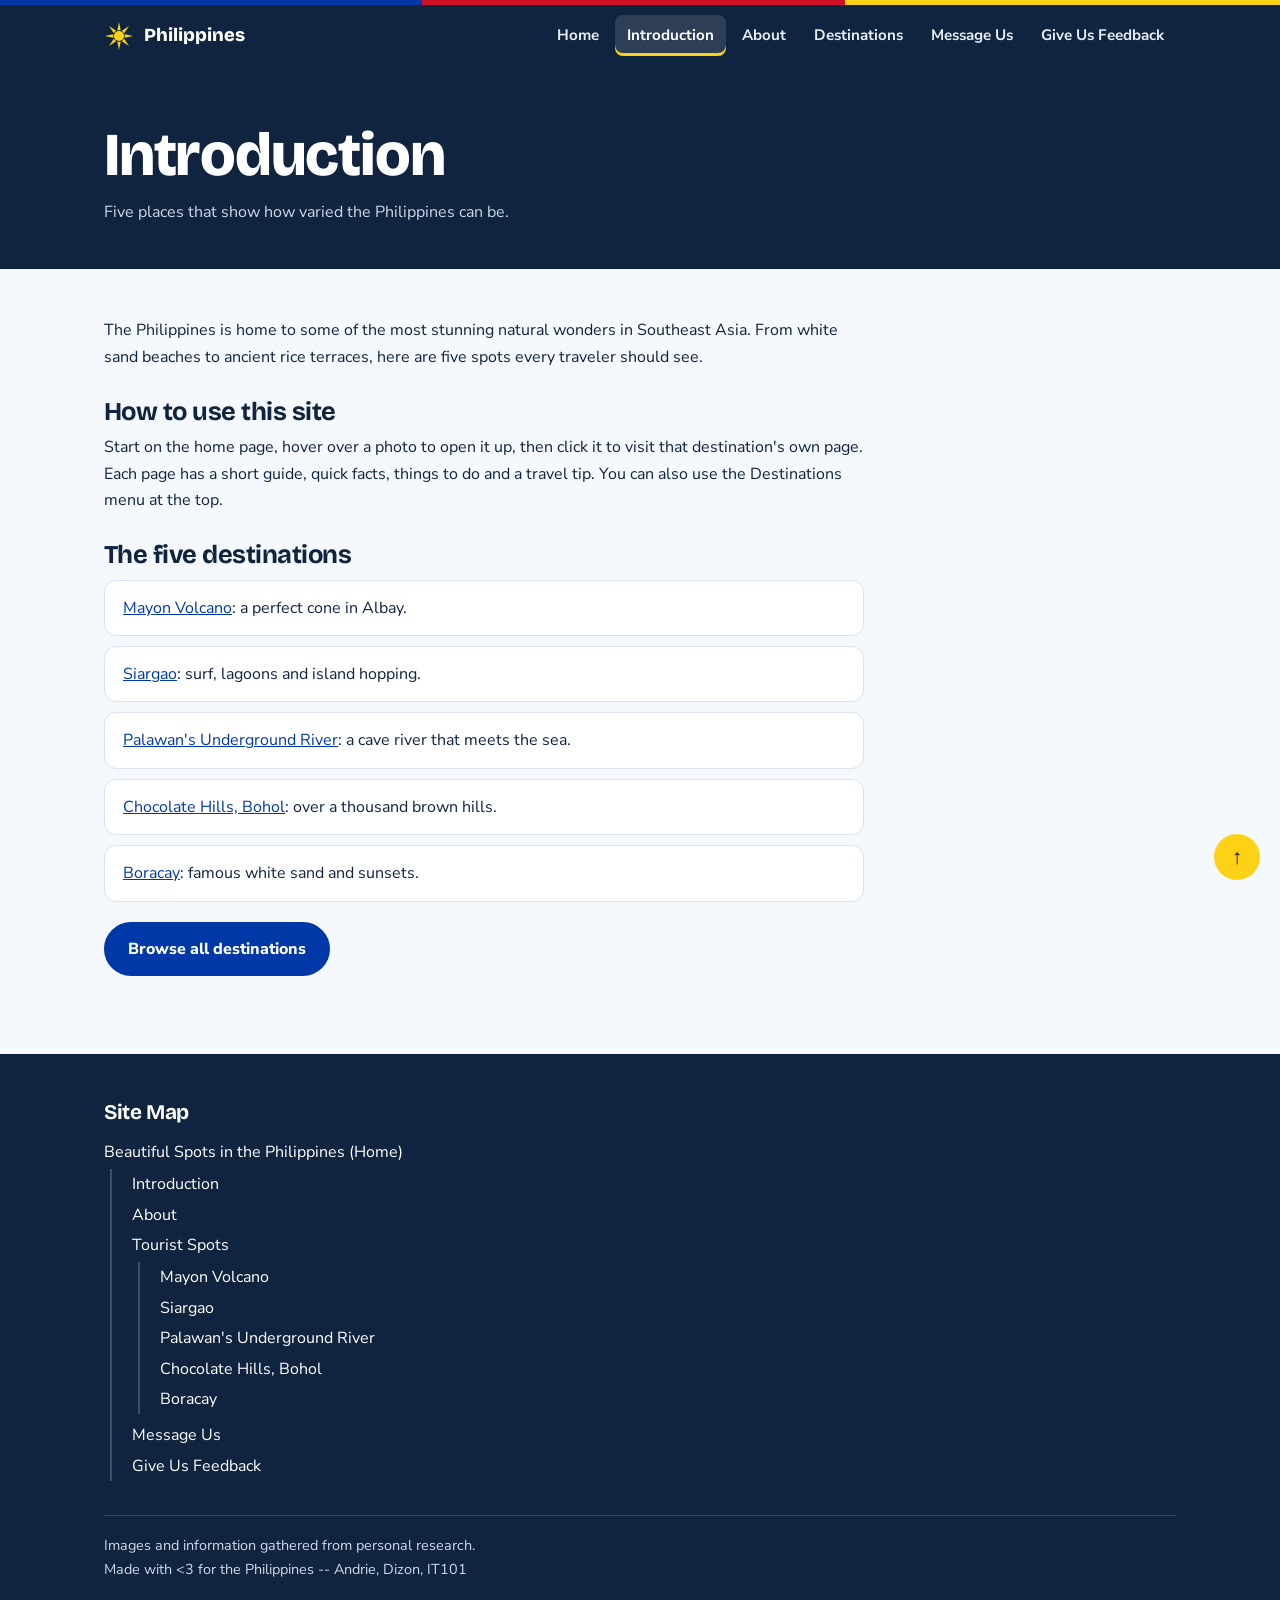
<file: introduction.html>
<!DOCTYPE html>
<html lang="en">
<head>
<meta charset="UTF-8">
<meta name="viewport" content="width=device-width, initial-scale=1.0">
<meta name="description" content="Introduction to five beautiful spots in the Philippines.">
<title>Introduction | Beautiful Spots in the Philippines</title>
<link rel="preconnect" href="https://fonts.googleapis.com">
<link rel="preconnect" href="https://fonts.gstatic.com" crossorigin>
<link rel="stylesheet" href="https://fonts.googleapis.com/css2?family=Bricolage+Grotesque:opsz,wght@12..96,600;12..96,800&family=Nunito+Sans:wght@400;600;700;800&display=swap">
<link rel="stylesheet" href="styles.css">
</head>
<body id="top">
<a class="skip-link" href="#main">Skip to main content</a>
<header class="site-header">
<div class="flag-stripe" aria-hidden="true"></div>
<div class="header-inner">
<a class="brand" href="index.html"><span class="brand-mark"><svg viewBox="0 0 200 200" aria-hidden="true" focusable="false"><g fill="currentColor"><polygon points="100,6 111,62 89,62" transform="rotate(0 100 100)"/><polygon points="100,6 111,62 89,62" transform="rotate(45 100 100)"/><polygon points="100,6 111,62 89,62" transform="rotate(90 100 100)"/><polygon points="100,6 111,62 89,62" transform="rotate(135 100 100)"/><polygon points="100,6 111,62 89,62" transform="rotate(180 100 100)"/><polygon points="100,6 111,62 89,62" transform="rotate(225 100 100)"/><polygon points="100,6 111,62 89,62" transform="rotate(270 100 100)"/><polygon points="100,6 111,62 89,62" transform="rotate(315 100 100)"/><circle cx="100" cy="100" r="34"/></g></svg></span><span>Philippines</span></a>
<input type="checkbox" id="menu" class="menu-check"><label for="menu" class="menu-toggle">Menu</label>
<nav id="site-nav" class="site-nav" aria-label="Main"><ul>
<li><a href="index.html">Home</a></li>
<li><a href="introduction.html" aria-current="page">Introduction</a></li>
<li><a href="about.html">About</a></li>
<li class="has-sub"><a href="index.html#spots">Destinations</a><ul class="submenu"><li><a href="mayon.html">Mayon Volcano</a></li><li><a href="siargao.html">Siargao</a></li><li><a href="underground-river.html">Palawan&#x27;s Underground River</a></li><li><a href="chocolate-hills.html">Chocolate Hills</a></li><li><a href="boracay.html">Boracay</a></li></ul></li>
<li><a href="message-us.html">Message Us</a></li>
<li><a href="feedback.html">Give Us Feedback</a></li>
</ul></nav>
</div>
</header>

<main id="main"><section class="page-head"><div class="wrap"><h1>Introduction</h1><p>Five places that show how varied the Philippines can be.</p></div></section>
<div class="wrap"><div class="prose">
<p>The Philippines is home to some of the most stunning natural wonders in Southeast Asia. From white sand beaches to ancient rice terraces, here are five spots every traveler should see.</p>
<h2>How to use this site</h2>
<p>Start on the home page, hover over a photo to open it up, then click it to visit that destination's own page. Each page has a short guide, quick facts, things to do and a travel tip. You can also use the Destinations menu at the top.</p>
<h2>The five destinations</h2>
<ul class="team"><li><a href="mayon.html">Mayon Volcano</a>: a perfect cone in Albay.</li><li><a href="siargao.html">Siargao</a>: surf, lagoons and island hopping.</li><li><a href="underground-river.html">Palawan's Underground River</a>: a cave river that meets the sea.</li><li><a href="chocolate-hills.html">Chocolate Hills, Bohol</a>: over a thousand brown hills.</li><li><a href="boracay.html">Boracay</a>: famous white sand and sunsets.</li></ul>
<p style="margin-top:20px"><a class="btn" href="index.html#spots">Browse all destinations</a></p>
</div></div></main>
<footer class="site-footer"><div class="wrap">
<nav class="sitemap" aria-label="Site map"><h2>Site Map</h2><ul><li><a href="index.html">Beautiful Spots in the Philippines (Home)</a><ul>
<li><a href="introduction.html">Introduction</a></li><li><a href="about.html">About</a></li>
<li><a href="index.html#spots">Tourist Spots</a><ul><li><a href="mayon.html">Mayon Volcano</a></li><li><a href="siargao.html">Siargao</a></li><li><a href="underground-river.html">Palawan&#x27;s Underground River</a></li><li><a href="chocolate-hills.html">Chocolate Hills, Bohol</a></li><li><a href="boracay.html">Boracay</a></li></ul></li>
<li><a href="message-us.html">Message Us</a></li><li><a href="feedback.html">Give Us Feedback</a></li></ul></li></ul></nav>
<div class="footer-credits"><p>Images and information gathered from personal research.</p><p>Made with &lt;3 for the Philippines -- Andrie, Dizon, IT101</p></div>
</div></footer>
<a href="#top" class="back-to-top" aria-label="Back to top">&uarr;</a>
</body>
</html>
</file>
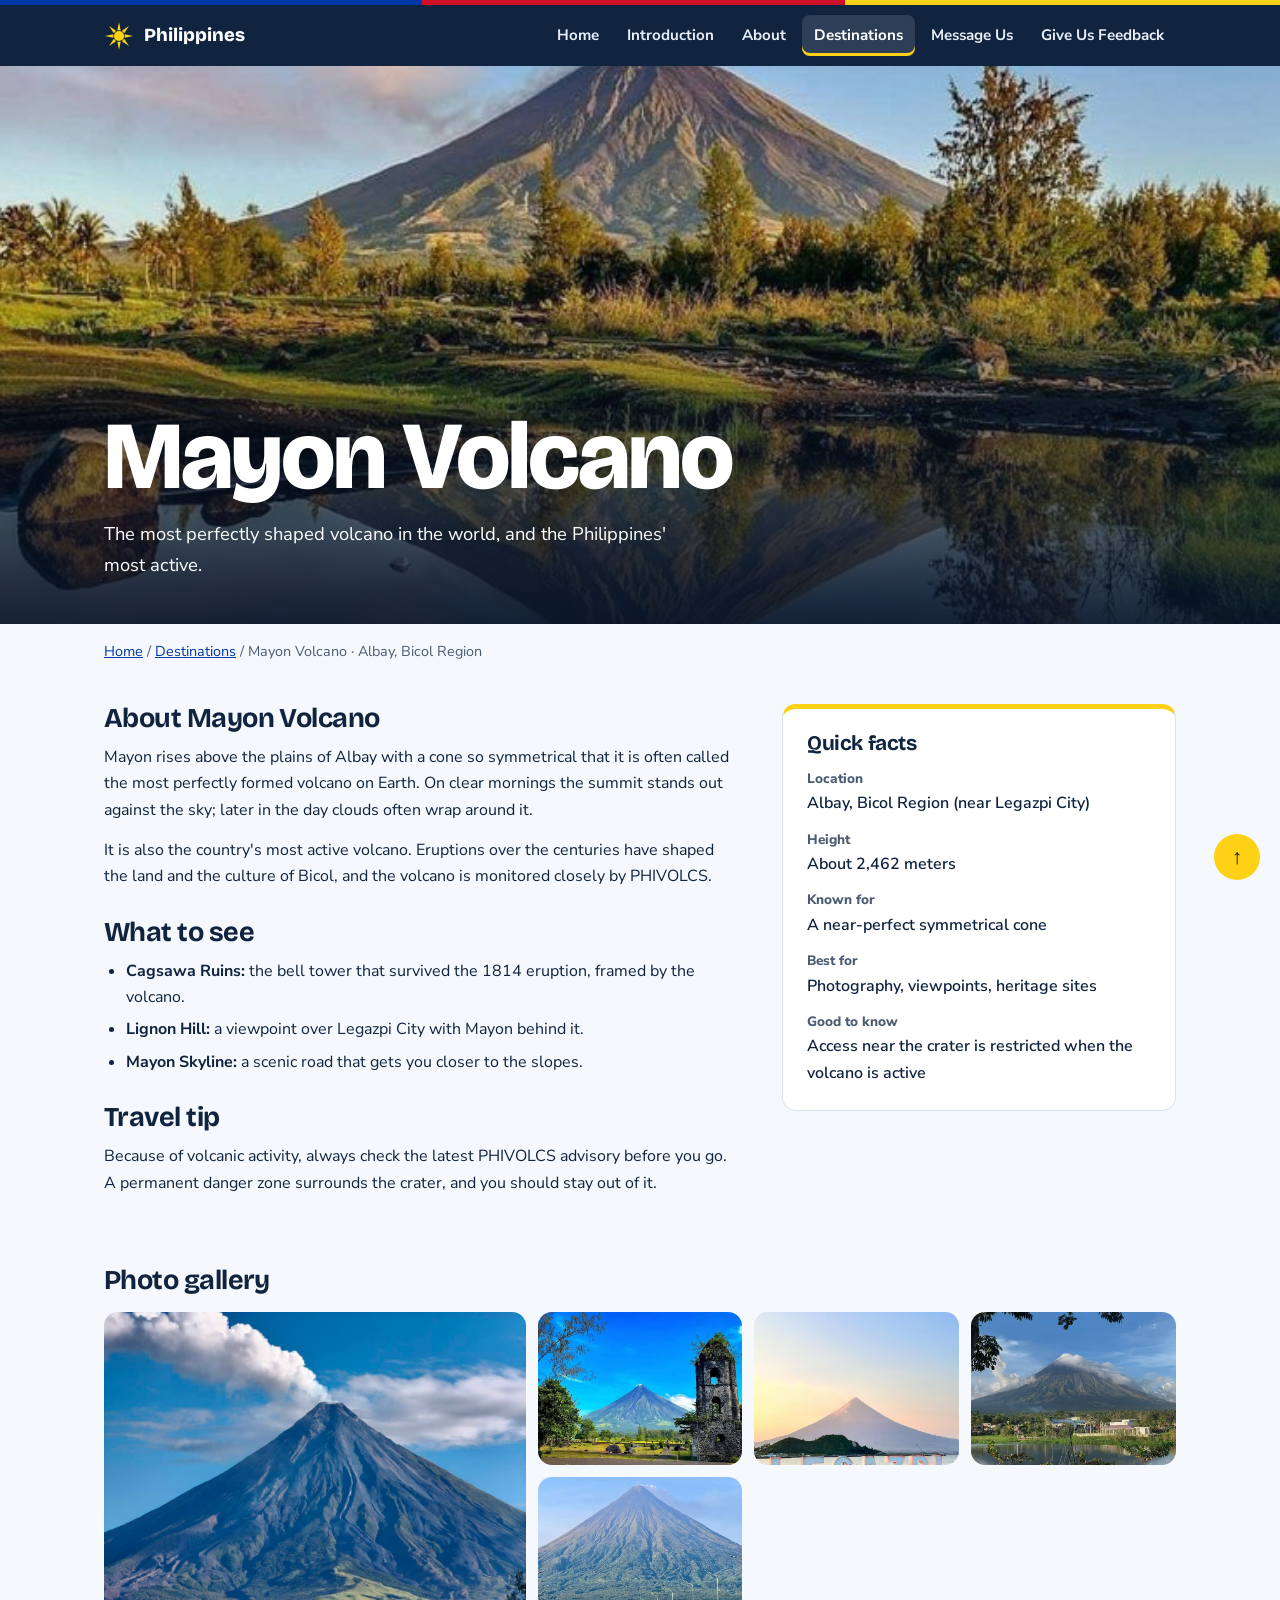
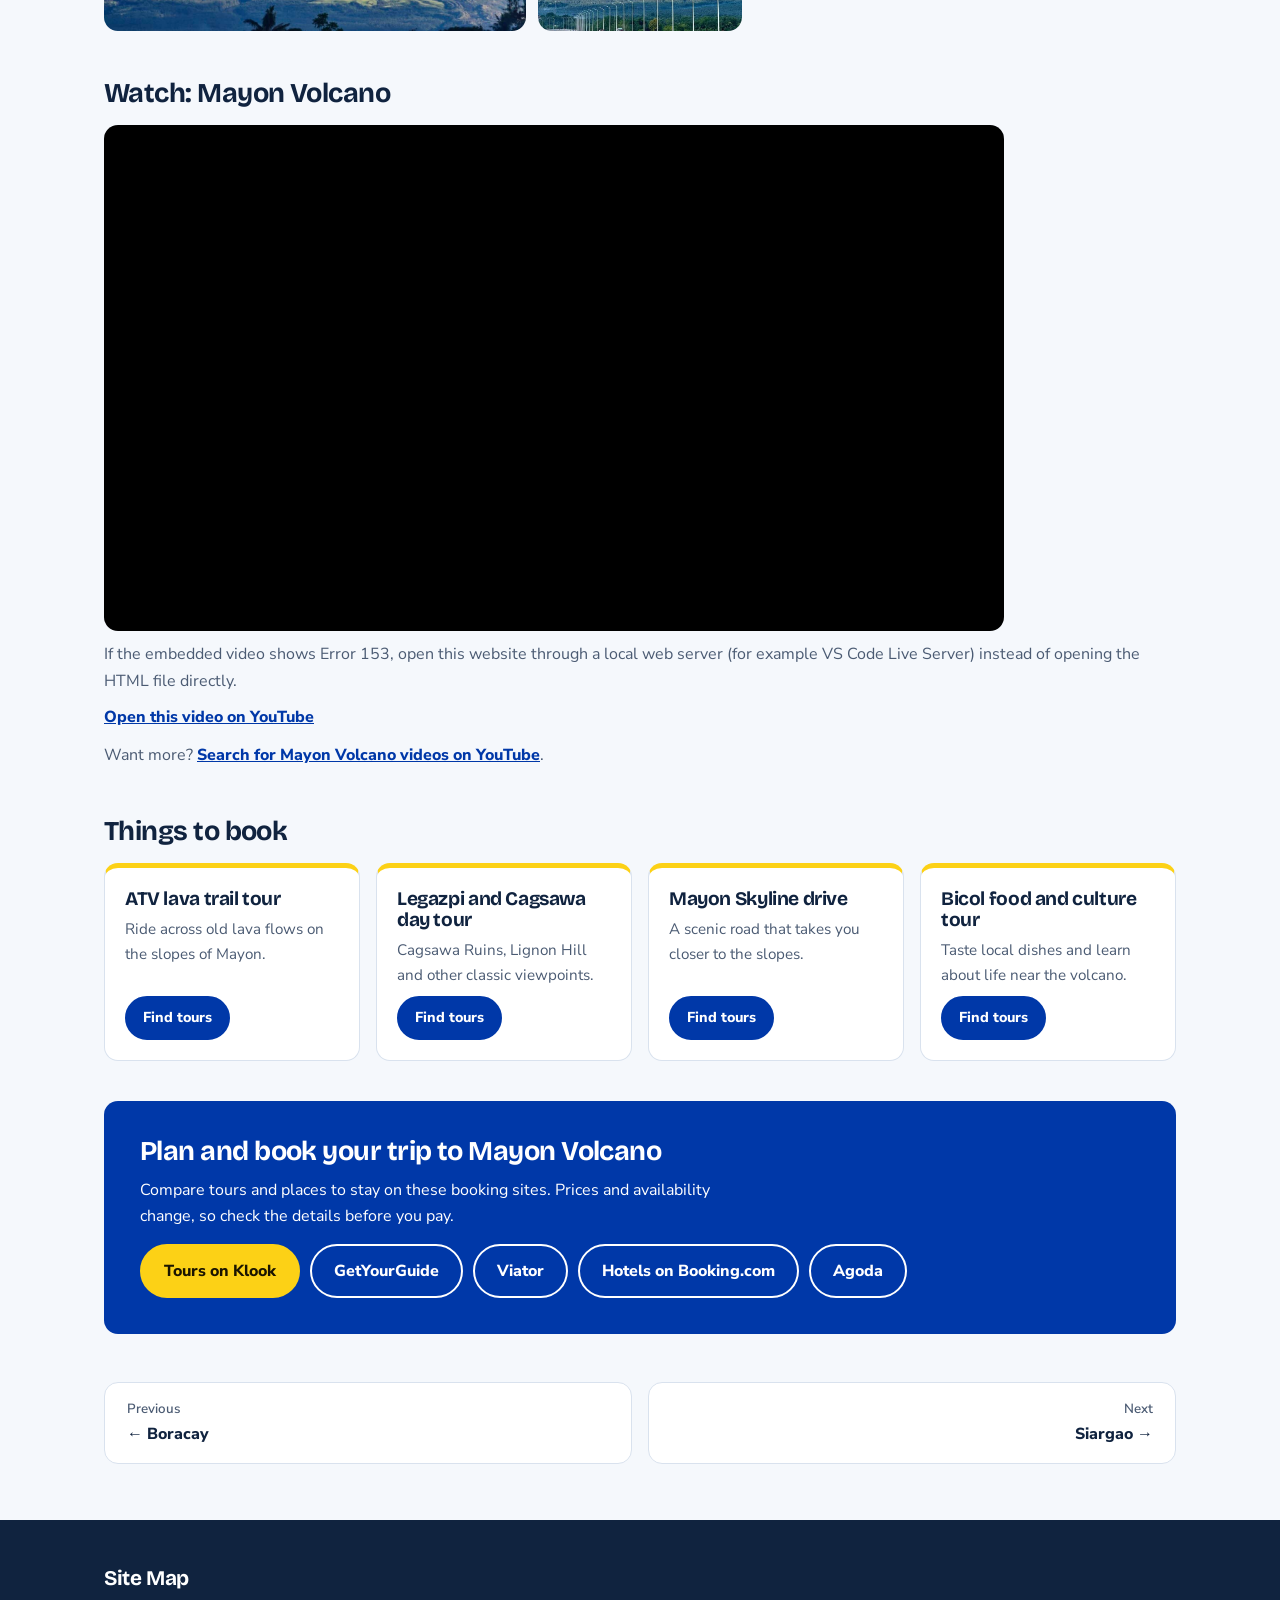
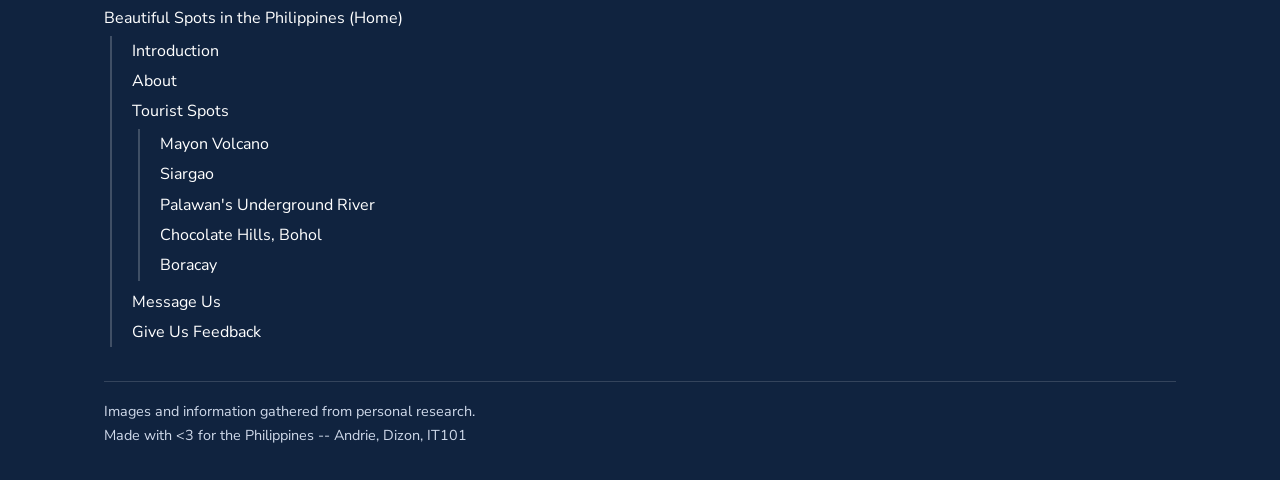
<file: mayon.html>
<!DOCTYPE html>
<html lang="en">
<head>
<meta charset="UTF-8">
<meta name="viewport" content="width=device-width, initial-scale=1.0">
<meta name="description" content="The most perfectly shaped volcano in the world, and the Philippines&#x27; most active.">
<title>Mayon Volcano | Beautiful Spots in the Philippines</title>
<link rel="preconnect" href="https://fonts.googleapis.com">
<link rel="preconnect" href="https://fonts.gstatic.com" crossorigin>
<link rel="stylesheet" href="https://fonts.googleapis.com/css2?family=Bricolage+Grotesque:opsz,wght@12..96,600;12..96,800&family=Nunito+Sans:wght@400;600;700;800&display=swap">
<link rel="stylesheet" href="styles.css">
</head>
<body id="top">
<a class="skip-link" href="#main">Skip to main content</a>
<header class="site-header">
<div class="flag-stripe" aria-hidden="true"></div>
<div class="header-inner">
<a class="brand" href="index.html"><span class="brand-mark"><svg viewBox="0 0 200 200" aria-hidden="true" focusable="false"><g fill="currentColor"><polygon points="100,6 111,62 89,62" transform="rotate(0 100 100)"/><polygon points="100,6 111,62 89,62" transform="rotate(45 100 100)"/><polygon points="100,6 111,62 89,62" transform="rotate(90 100 100)"/><polygon points="100,6 111,62 89,62" transform="rotate(135 100 100)"/><polygon points="100,6 111,62 89,62" transform="rotate(180 100 100)"/><polygon points="100,6 111,62 89,62" transform="rotate(225 100 100)"/><polygon points="100,6 111,62 89,62" transform="rotate(270 100 100)"/><polygon points="100,6 111,62 89,62" transform="rotate(315 100 100)"/><circle cx="100" cy="100" r="34"/></g></svg></span><span>Philippines</span></a>
<input type="checkbox" id="menu" class="menu-check"><label for="menu" class="menu-toggle">Menu</label>
<nav id="site-nav" class="site-nav" aria-label="Main"><ul>
<li><a href="index.html">Home</a></li>
<li><a href="introduction.html">Introduction</a></li>
<li><a href="about.html">About</a></li>
<li class="has-sub"><a href="index.html#spots" aria-current="page">Destinations</a><ul class="submenu"><li><a href="mayon.html">Mayon Volcano</a></li><li><a href="siargao.html">Siargao</a></li><li><a href="underground-river.html">Palawan&#x27;s Underground River</a></li><li><a href="chocolate-hills.html">Chocolate Hills</a></li><li><a href="boracay.html">Boracay</a></li></ul></li>
<li><a href="message-us.html">Message Us</a></li>
<li><a href="feedback.html">Give Us Feedback</a></li>
</ul></nav>
</div>
</header>

<main id="main">
<section class="dest-hero" aria-labelledby="t"><img src="images/mayon.jpg" alt="Mayon Volcano, Albay, Bicol Region"><div class="wrap"><h1 id="t">Mayon Volcano</h1><p>The most perfectly shaped volcano in the world, and the Philippines&#x27; most active.</p></div></section>
<div class="wrap">
<p class="crumbs"><a href="index.html">Home</a> / <a href="index.html#spots">Destinations</a> / Mayon Volcano &middot; Albay, Bicol Region</p>
<div class="dest-grid">
<div><h2>About Mayon Volcano</h2><p>Mayon rises above the plains of Albay with a cone so symmetrical that it is often called the most perfectly formed volcano on Earth. On clear mornings the summit stands out against the sky; later in the day clouds often wrap around it.</p><p>It is also the country's most active volcano. Eruptions over the centuries have shaped the land and the culture of Bicol, and the volcano is monitored closely by PHIVOLCS.</p><h2>What to see</h2><ul class="todo"><li><b>Cagsawa Ruins:</b> the bell tower that survived the 1814 eruption, framed by the volcano.</li><li><b>Lignon Hill:</b> a viewpoint over Legazpi City with Mayon behind it.</li><li><b>Mayon Skyline:</b> a scenic road that gets you closer to the slopes.</li></ul><h2>Travel tip</h2><p>Because of volcanic activity, always check the latest PHIVOLCS advisory before you go. A permanent danger zone surrounds the crater, and you should stay out of it.</p></div>
<aside class="facts" aria-label="Quick facts"><h2>Quick facts</h2><dl><dt>Location</dt><dd>Albay, Bicol Region (near Legazpi City)</dd><dt>Height</dt><dd>About 2,462 meters</dd><dt>Known for</dt><dd>A near-perfect symmetrical cone</dd><dt>Best for</dt><dd>Photography, viewpoints, heritage sites</dd><dt>Good to know</dt><dd>Access near the crater is restricted when the volcano is active</dd></dl></aside>
</div>
<section class="gallery" id="gallery" aria-labelledby="gal-title"><h2 id="gal-title">Photo gallery</h2><ul class="gallery-grid"><li><a href="#g-mayon-1"><img src="images/gallery/mayon-1.jpg" alt="Mayon Volcano photo 1" loading="lazy"></a></li><li><a href="#g-mayon-2"><img src="images/gallery/mayon-2.jpg" alt="Mayon Volcano photo 2" loading="lazy"></a></li><li><a href="#g-mayon-3"><img src="images/gallery/mayon-3.jpg" alt="Mayon Volcano photo 3" loading="lazy"></a></li><li><a href="#g-mayon-4"><img src="images/gallery/mayon-4.jpg" alt="Mayon Volcano photo 4" loading="lazy"></a></li><li><a href="#g-mayon-5"><img src="images/gallery/mayon-5.jpg" alt="Mayon Volcano photo 5" loading="lazy"></a></li></ul><div class="lightbox" id="g-mayon-1"><a class="lb-close" href="#gallery" aria-label="Close photo">&times;</a><a class="lb-nav lb-prev" href="#g-mayon-5" aria-label="Previous photo">&lsaquo;</a><img src="images/gallery/mayon-1.jpg" alt="Mayon Volcano photo 1"><a class="lb-nav lb-next" href="#g-mayon-2" aria-label="Next photo">&rsaquo;</a></div><div class="lightbox" id="g-mayon-2"><a class="lb-close" href="#gallery" aria-label="Close photo">&times;</a><a class="lb-nav lb-prev" href="#g-mayon-1" aria-label="Previous photo">&lsaquo;</a><img src="images/gallery/mayon-2.jpg" alt="Mayon Volcano photo 2"><a class="lb-nav lb-next" href="#g-mayon-3" aria-label="Next photo">&rsaquo;</a></div><div class="lightbox" id="g-mayon-3"><a class="lb-close" href="#gallery" aria-label="Close photo">&times;</a><a class="lb-nav lb-prev" href="#g-mayon-2" aria-label="Previous photo">&lsaquo;</a><img src="images/gallery/mayon-3.jpg" alt="Mayon Volcano photo 3"><a class="lb-nav lb-next" href="#g-mayon-4" aria-label="Next photo">&rsaquo;</a></div><div class="lightbox" id="g-mayon-4"><a class="lb-close" href="#gallery" aria-label="Close photo">&times;</a><a class="lb-nav lb-prev" href="#g-mayon-3" aria-label="Previous photo">&lsaquo;</a><img src="images/gallery/mayon-4.jpg" alt="Mayon Volcano photo 4"><a class="lb-nav lb-next" href="#g-mayon-5" aria-label="Next photo">&rsaquo;</a></div><div class="lightbox" id="g-mayon-5"><a class="lb-close" href="#gallery" aria-label="Close photo">&times;</a><a class="lb-nav lb-prev" href="#g-mayon-4" aria-label="Previous photo">&lsaquo;</a><img src="images/gallery/mayon-5.jpg" alt="Mayon Volcano photo 5"><a class="lb-nav lb-next" href="#g-mayon-1" aria-label="Next photo">&rsaquo;</a></div></section>
<section class="video-section" aria-labelledby="v-title">
<h2 id="v-title">Watch: Mayon Volcano</h2>
<div class="video-frame"><iframe src="https://www.youtube.com/embed/gjtgj3KW6uo" title="Mayon Volcano video" referrerpolicy="strict-origin-when-cross-origin" allow="accelerometer; autoplay; clipboard-write; encrypted-media; gyroscope; picture-in-picture; web-share" allowfullscreen></iframe></div>
<p class="video-note" style="margin-top:10px">If the embedded video shows Error 153, open this website through a local web server (for example VS Code Live Server) instead of opening the HTML file directly.</p><p class="video-note-link"><a href="https://www.youtube.com/watch?v=gjtgj3KW6uo" target="_blank" rel="noopener">Open this video on YouTube<span class="sr-only"> (opens in a new tab)</span></a></p>
<p id="v-note" class="video-note">Want more? <a href="https://www.youtube.com/results?search_query=Mayon+Volcano+Albay+travel" target="_blank" rel="noopener">Search for Mayon Volcano videos on YouTube<span class="sr-only"> (opens in a new tab)</span></a>.</p>
</section>
<section class="activities" id="activities" aria-labelledby="act-title"><h2 id="act-title">Things to book</h2><ul class="act-grid"><li class="act-card"><h3>ATV lava trail tour</h3><p>Ride across old lava flows on the slopes of Mayon.</p><a class="btn btn-sm" href="https://www.klook.com/en-PH/search/result/?query=Mayon+ATV+tour" target="_blank" rel="noopener">Find tours<span class="sr-only"> for ATV lava trail tour (opens in a new tab)</span></a></li><li class="act-card"><h3>Legazpi and Cagsawa day tour</h3><p>Cagsawa Ruins, Lignon Hill and other classic viewpoints.</p><a class="btn btn-sm" href="https://www.klook.com/en-PH/search/result/?query=Legazpi+Mayon+day+tour" target="_blank" rel="noopener">Find tours<span class="sr-only"> for Legazpi and Cagsawa day tour (opens in a new tab)</span></a></li><li class="act-card"><h3>Mayon Skyline drive</h3><p>A scenic road that takes you closer to the slopes.</p><a class="btn btn-sm" href="https://www.klook.com/en-PH/search/result/?query=Mayon+Skyline+tour" target="_blank" rel="noopener">Find tours<span class="sr-only"> for Mayon Skyline drive (opens in a new tab)</span></a></li><li class="act-card"><h3>Bicol food and culture tour</h3><p>Taste local dishes and learn about life near the volcano.</p><a class="btn btn-sm" href="https://www.klook.com/en-PH/search/result/?query=Albay+Bicol+tour" target="_blank" rel="noopener">Find tours<span class="sr-only"> for Bicol food and culture tour (opens in a new tab)</span></a></li></ul></section>
<section class="book-band" id="book" aria-labelledby="book-title"><h2 id="book-title">Plan and book your trip to Mayon Volcano</h2><p>Compare tours and places to stay on these booking sites. Prices and availability change, so check the details before you pay.</p><div class="book-actions"><a class="btn btn-sun" href="https://www.klook.com/en-PH/search/result/?query=Mayon+Volcano" target="_blank" rel="noopener">Tours on Klook<span class="sr-only"> (opens in a new tab)</span></a><a class="btn btn-ghost" href="https://www.getyourguide.com/s/?q=Mayon+Volcano" target="_blank" rel="noopener">GetYourGuide<span class="sr-only"> (opens in a new tab)</span></a><a class="btn btn-ghost" href="https://www.viator.com/searchResults/all?text=Mayon+Volcano" target="_blank" rel="noopener">Viator<span class="sr-only"> (opens in a new tab)</span></a><a class="btn btn-ghost" href="https://www.booking.com/searchresults.html?ss=Mayon+Volcano" target="_blank" rel="noopener">Hotels on Booking.com<span class="sr-only"> (opens in a new tab)</span></a><a class="btn btn-ghost" href="https://www.agoda.com/search?textToSearch=Mayon+Volcano" target="_blank" rel="noopener">Agoda<span class="sr-only"> (opens in a new tab)</span></a></div></section>
<nav class="pager" aria-label="More destinations"><a href="boracay.html"><small>Previous</small>&larr; Boracay</a><a class="next" href="siargao.html"><small>Next</small>Siargao &rarr;</a></nav>
</div>
</main>
<footer class="site-footer"><div class="wrap">
<nav class="sitemap" aria-label="Site map"><h2>Site Map</h2><ul><li><a href="index.html">Beautiful Spots in the Philippines (Home)</a><ul>
<li><a href="introduction.html">Introduction</a></li><li><a href="about.html">About</a></li>
<li><a href="index.html#spots">Tourist Spots</a><ul><li><a href="mayon.html">Mayon Volcano</a></li><li><a href="siargao.html">Siargao</a></li><li><a href="underground-river.html">Palawan&#x27;s Underground River</a></li><li><a href="chocolate-hills.html">Chocolate Hills, Bohol</a></li><li><a href="boracay.html">Boracay</a></li></ul></li>
<li><a href="message-us.html">Message Us</a></li><li><a href="feedback.html">Give Us Feedback</a></li></ul></li></ul></nav>
<div class="footer-credits"><p>Images and information gathered from personal research.</p><p>Made with &lt;3 for the Philippines -- Andrie, Dizon, IT101</p></div>
</div></footer>
<a href="#top" class="back-to-top" aria-label="Back to top">&uarr;</a>
</body>
</html>
</file>
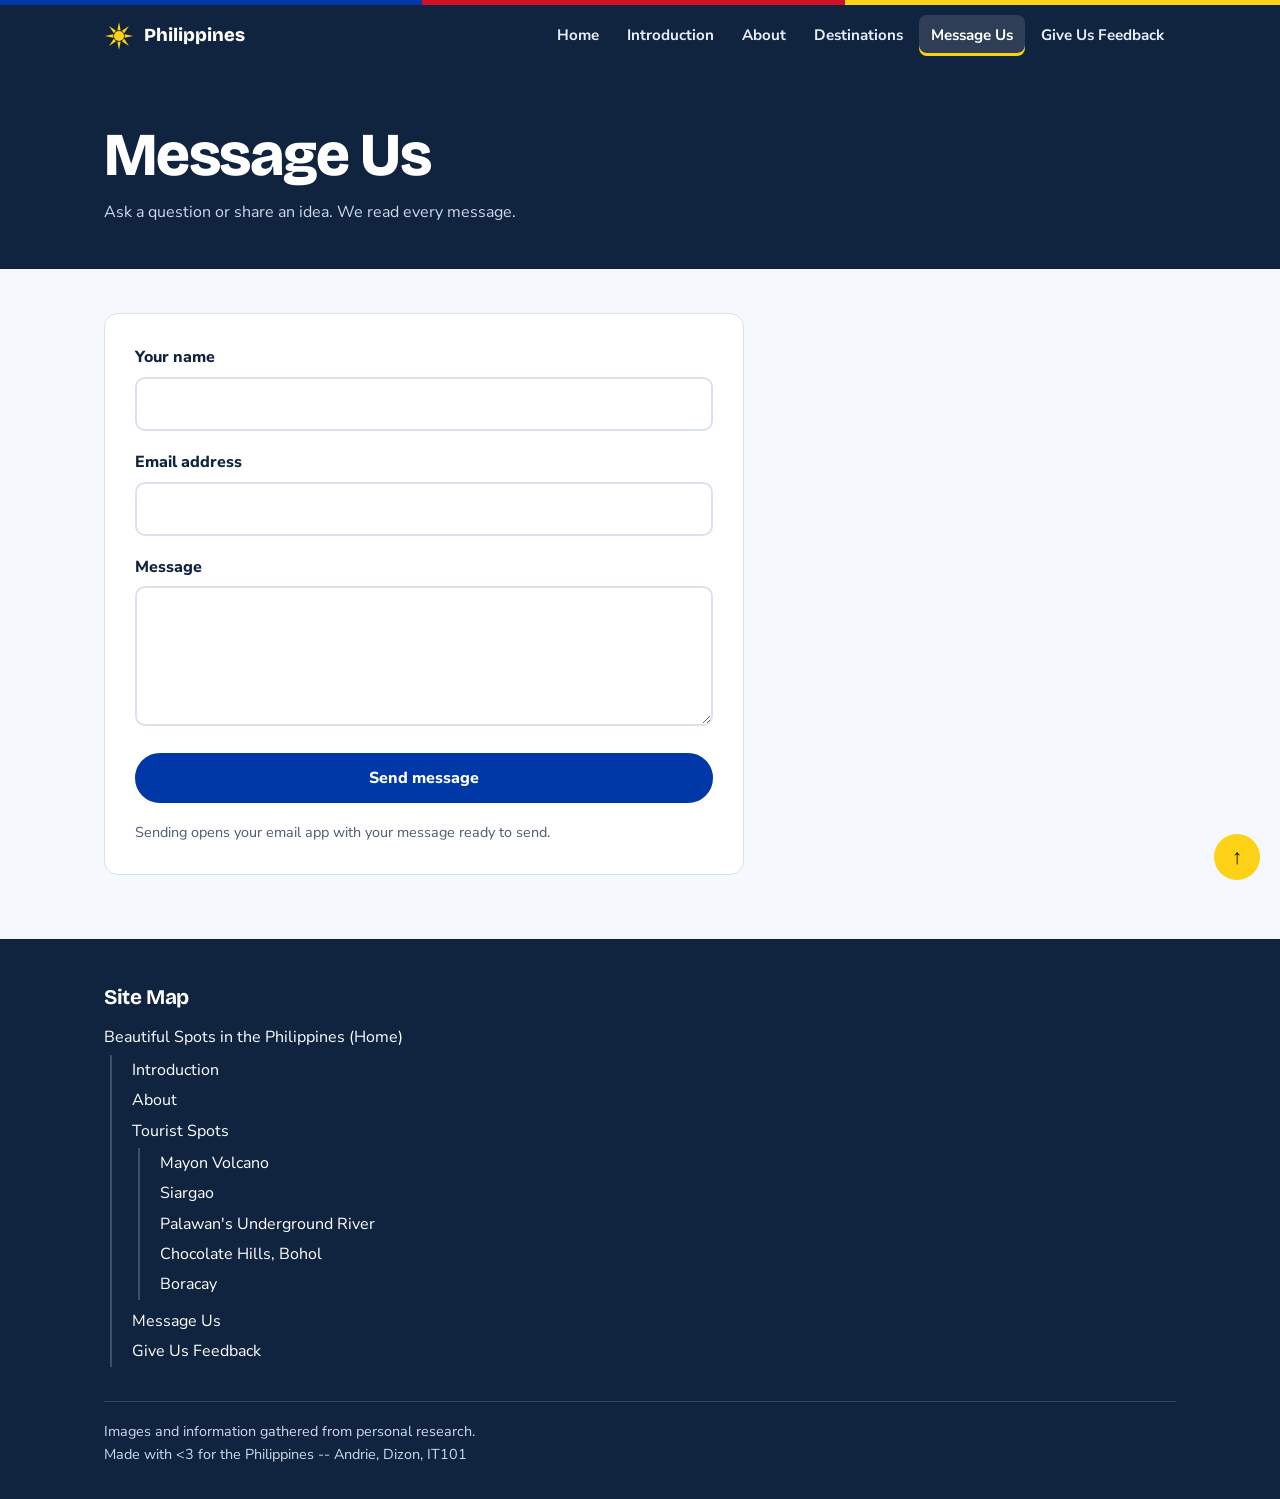
<file: message-us.html>
<!DOCTYPE html>
<html lang="en">
<head>
<meta charset="UTF-8">
<meta name="viewport" content="width=device-width, initial-scale=1.0">
<meta name="description" content="Send us a message.">
<title>Message Us | Beautiful Spots in the Philippines</title>
<link rel="preconnect" href="https://fonts.googleapis.com">
<link rel="preconnect" href="https://fonts.gstatic.com" crossorigin>
<link rel="stylesheet" href="https://fonts.googleapis.com/css2?family=Bricolage+Grotesque:opsz,wght@12..96,600;12..96,800&family=Nunito+Sans:wght@400;600;700;800&display=swap">
<link rel="stylesheet" href="styles.css">
</head>
<body id="top">
<a class="skip-link" href="#main">Skip to main content</a>
<header class="site-header">
<div class="flag-stripe" aria-hidden="true"></div>
<div class="header-inner">
<a class="brand" href="index.html"><span class="brand-mark"><svg viewBox="0 0 200 200" aria-hidden="true" focusable="false"><g fill="currentColor"><polygon points="100,6 111,62 89,62" transform="rotate(0 100 100)"/><polygon points="100,6 111,62 89,62" transform="rotate(45 100 100)"/><polygon points="100,6 111,62 89,62" transform="rotate(90 100 100)"/><polygon points="100,6 111,62 89,62" transform="rotate(135 100 100)"/><polygon points="100,6 111,62 89,62" transform="rotate(180 100 100)"/><polygon points="100,6 111,62 89,62" transform="rotate(225 100 100)"/><polygon points="100,6 111,62 89,62" transform="rotate(270 100 100)"/><polygon points="100,6 111,62 89,62" transform="rotate(315 100 100)"/><circle cx="100" cy="100" r="34"/></g></svg></span><span>Philippines</span></a>
<input type="checkbox" id="menu" class="menu-check"><label for="menu" class="menu-toggle">Menu</label>
<nav id="site-nav" class="site-nav" aria-label="Main"><ul>
<li><a href="index.html">Home</a></li>
<li><a href="introduction.html">Introduction</a></li>
<li><a href="about.html">About</a></li>
<li class="has-sub"><a href="index.html#spots">Destinations</a><ul class="submenu"><li><a href="mayon.html">Mayon Volcano</a></li><li><a href="siargao.html">Siargao</a></li><li><a href="underground-river.html">Palawan&#x27;s Underground River</a></li><li><a href="chocolate-hills.html">Chocolate Hills</a></li><li><a href="boracay.html">Boracay</a></li></ul></li>
<li><a href="message-us.html" aria-current="page">Message Us</a></li>
<li><a href="feedback.html">Give Us Feedback</a></li>
</ul></nav>
</div>
</header>

<main id="main"><section class="page-head"><div class="wrap"><h1>Message Us</h1><p>Ask a question or share an idea. We read every message.</p></div></section>
<div class="wrap"><form class="card-form" action="mailto:samdhainiel924@gmail.com?subject=Message%20from%20the%20website" method="post" enctype="text/plain">
<div class="field"><label for="n">Your name</label><input id="n" name="Name" autocomplete="name" required></div>
<div class="field"><label for="e">Email address</label><input id="e" name="Email" type="email" autocomplete="email" required></div>
<div class="field"><label for="m">Message</label><textarea id="m" name="Message" required></textarea></div>
<button class="btn" type="submit">Send message</button>
<p class="form-note">Sending opens your email app with your message ready to send.</p>
</form></div></main>
<footer class="site-footer"><div class="wrap">
<nav class="sitemap" aria-label="Site map"><h2>Site Map</h2><ul><li><a href="index.html">Beautiful Spots in the Philippines (Home)</a><ul>
<li><a href="introduction.html">Introduction</a></li><li><a href="about.html">About</a></li>
<li><a href="index.html#spots">Tourist Spots</a><ul><li><a href="mayon.html">Mayon Volcano</a></li><li><a href="siargao.html">Siargao</a></li><li><a href="underground-river.html">Palawan&#x27;s Underground River</a></li><li><a href="chocolate-hills.html">Chocolate Hills, Bohol</a></li><li><a href="boracay.html">Boracay</a></li></ul></li>
<li><a href="message-us.html">Message Us</a></li><li><a href="feedback.html">Give Us Feedback</a></li></ul></li></ul></nav>
<div class="footer-credits"><p>Images and information gathered from personal research.</p><p>Made with &lt;3 for the Philippines -- Andrie, Dizon, IT101</p></div>
</div></footer>
<a href="#top" class="back-to-top" aria-label="Back to top">&uarr;</a>
</body>
</html>
</file>
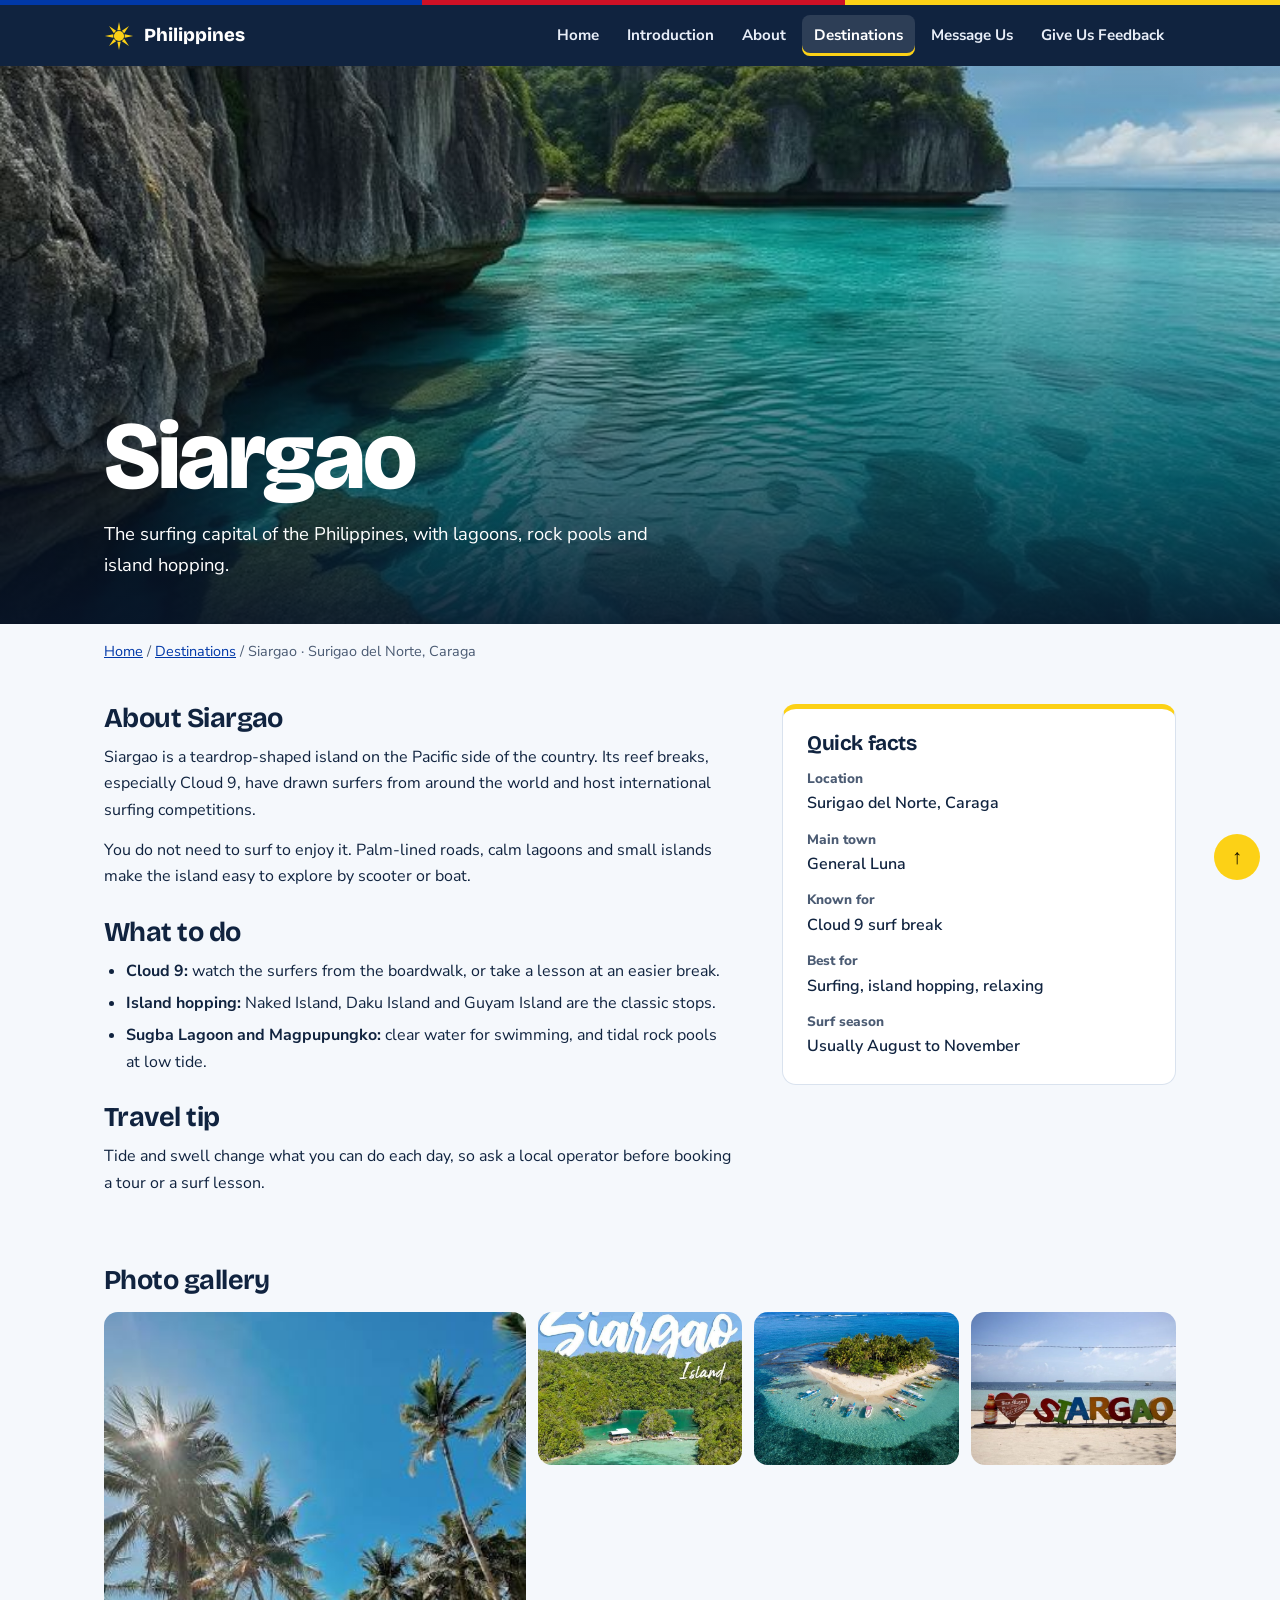
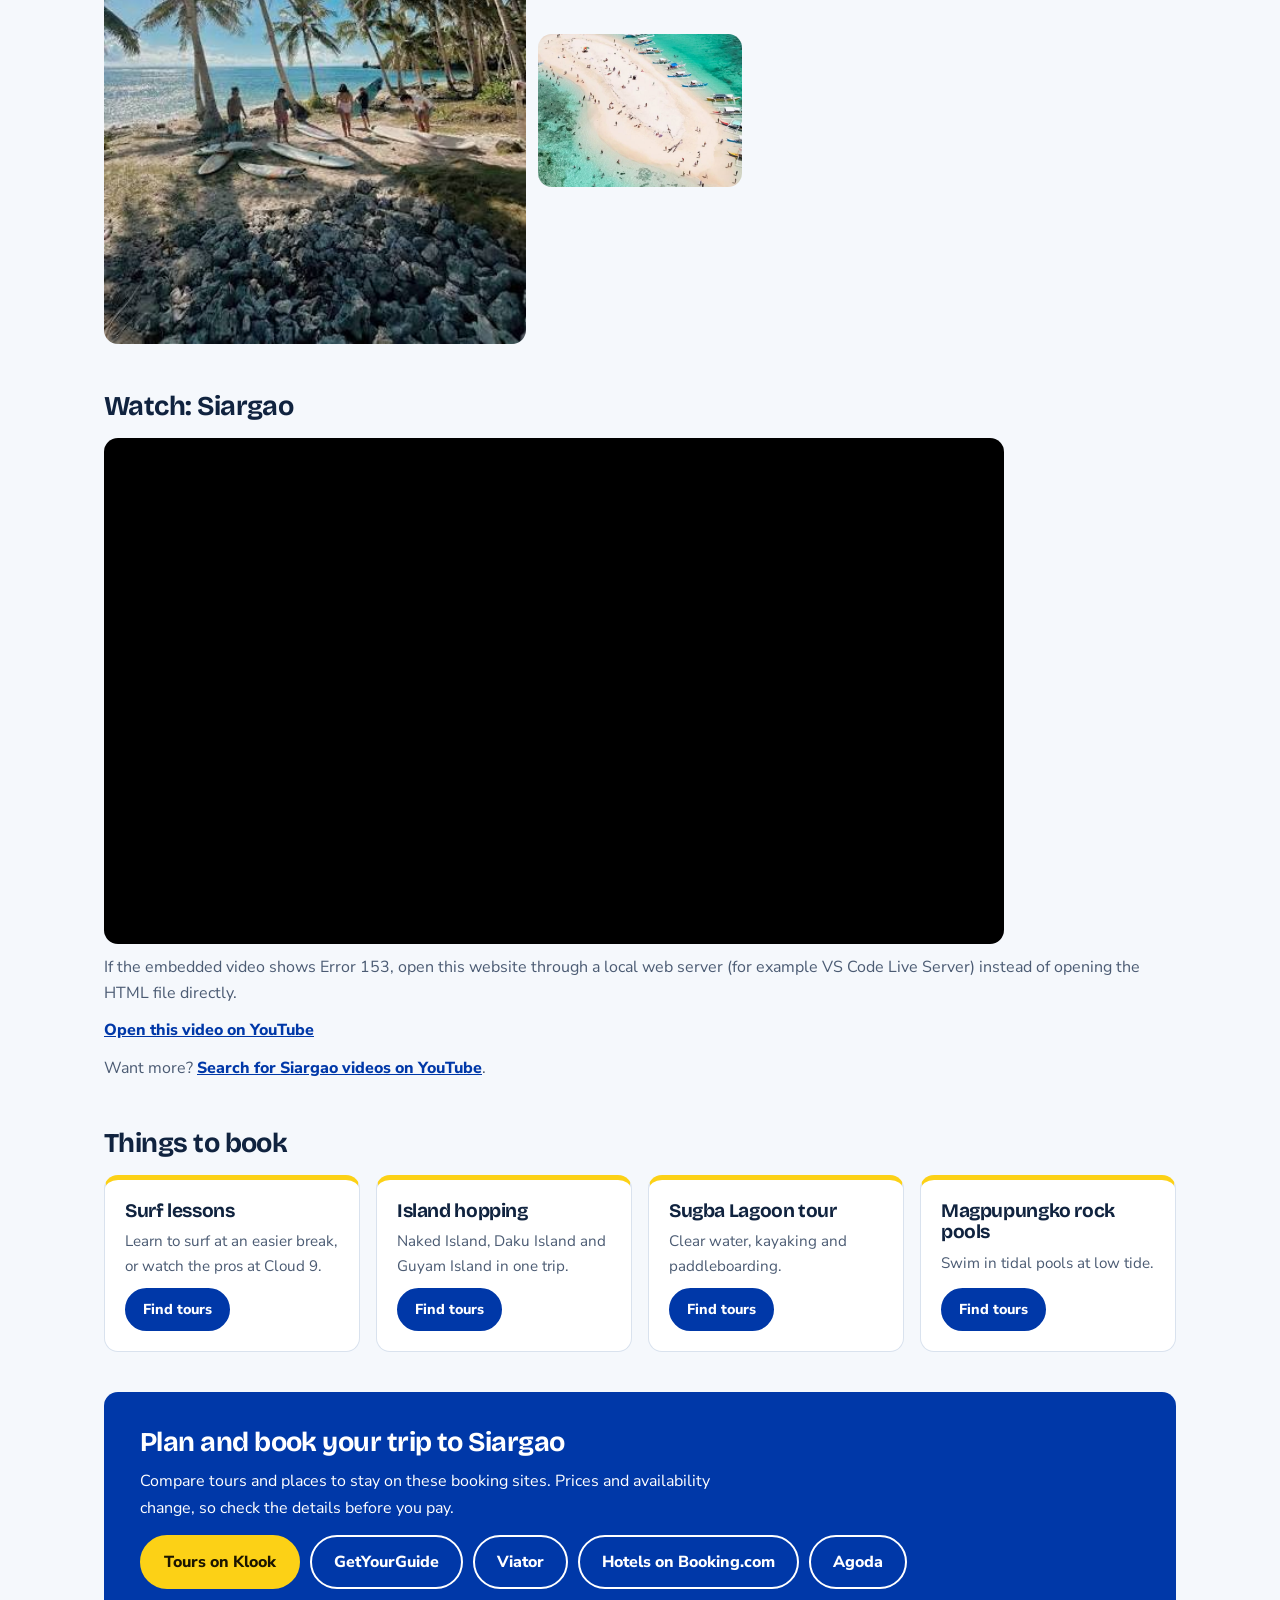
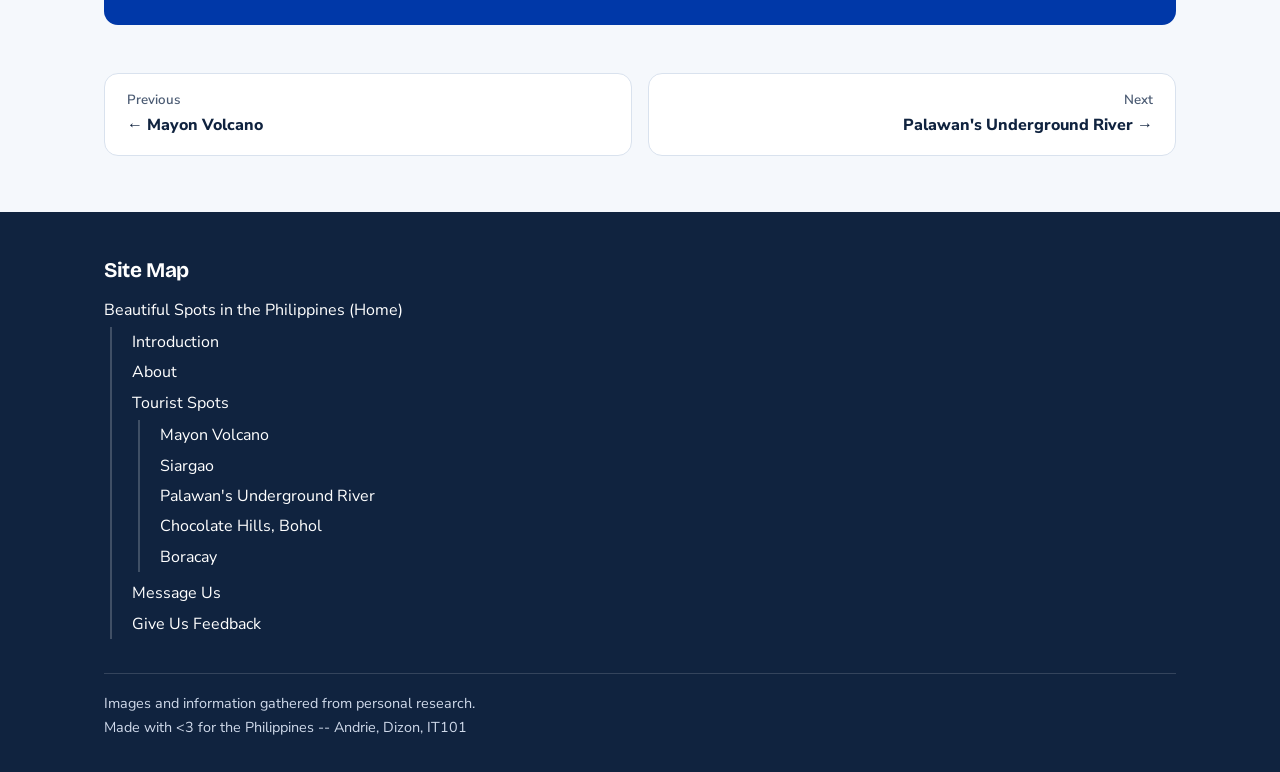
<file: siargao.html>
<!DOCTYPE html>
<html lang="en">
<head>
<meta charset="UTF-8">
<meta name="viewport" content="width=device-width, initial-scale=1.0">
<meta name="description" content="The surfing capital of the Philippines, with lagoons, rock pools and island hopping.">
<title>Siargao | Beautiful Spots in the Philippines</title>
<link rel="preconnect" href="https://fonts.googleapis.com">
<link rel="preconnect" href="https://fonts.gstatic.com" crossorigin>
<link rel="stylesheet" href="https://fonts.googleapis.com/css2?family=Bricolage+Grotesque:opsz,wght@12..96,600;12..96,800&family=Nunito+Sans:wght@400;600;700;800&display=swap">
<link rel="stylesheet" href="styles.css">
</head>
<body id="top">
<a class="skip-link" href="#main">Skip to main content</a>
<header class="site-header">
<div class="flag-stripe" aria-hidden="true"></div>
<div class="header-inner">
<a class="brand" href="index.html"><span class="brand-mark"><svg viewBox="0 0 200 200" aria-hidden="true" focusable="false"><g fill="currentColor"><polygon points="100,6 111,62 89,62" transform="rotate(0 100 100)"/><polygon points="100,6 111,62 89,62" transform="rotate(45 100 100)"/><polygon points="100,6 111,62 89,62" transform="rotate(90 100 100)"/><polygon points="100,6 111,62 89,62" transform="rotate(135 100 100)"/><polygon points="100,6 111,62 89,62" transform="rotate(180 100 100)"/><polygon points="100,6 111,62 89,62" transform="rotate(225 100 100)"/><polygon points="100,6 111,62 89,62" transform="rotate(270 100 100)"/><polygon points="100,6 111,62 89,62" transform="rotate(315 100 100)"/><circle cx="100" cy="100" r="34"/></g></svg></span><span>Philippines</span></a>
<input type="checkbox" id="menu" class="menu-check"><label for="menu" class="menu-toggle">Menu</label>
<nav id="site-nav" class="site-nav" aria-label="Main"><ul>
<li><a href="index.html">Home</a></li>
<li><a href="introduction.html">Introduction</a></li>
<li><a href="about.html">About</a></li>
<li class="has-sub"><a href="index.html#spots" aria-current="page">Destinations</a><ul class="submenu"><li><a href="mayon.html">Mayon Volcano</a></li><li><a href="siargao.html">Siargao</a></li><li><a href="underground-river.html">Palawan&#x27;s Underground River</a></li><li><a href="chocolate-hills.html">Chocolate Hills</a></li><li><a href="boracay.html">Boracay</a></li></ul></li>
<li><a href="message-us.html">Message Us</a></li>
<li><a href="feedback.html">Give Us Feedback</a></li>
</ul></nav>
</div>
</header>

<main id="main">
<section class="dest-hero" aria-labelledby="t"><img src="images/siargao.jpg" alt="Siargao, Surigao del Norte, Caraga"><div class="wrap"><h1 id="t">Siargao</h1><p>The surfing capital of the Philippines, with lagoons, rock pools and island hopping.</p></div></section>
<div class="wrap">
<p class="crumbs"><a href="index.html">Home</a> / <a href="index.html#spots">Destinations</a> / Siargao &middot; Surigao del Norte, Caraga</p>
<div class="dest-grid">
<div><h2>About Siargao</h2><p>Siargao is a teardrop-shaped island on the Pacific side of the country. Its reef breaks, especially Cloud 9, have drawn surfers from around the world and host international surfing competitions.</p><p>You do not need to surf to enjoy it. Palm-lined roads, calm lagoons and small islands make the island easy to explore by scooter or boat.</p><h2>What to do</h2><ul class="todo"><li><b>Cloud 9:</b> watch the surfers from the boardwalk, or take a lesson at an easier break.</li><li><b>Island hopping:</b> Naked Island, Daku Island and Guyam Island are the classic stops.</li><li><b>Sugba Lagoon and Magpupungko:</b> clear water for swimming, and tidal rock pools at low tide.</li></ul><h2>Travel tip</h2><p>Tide and swell change what you can do each day, so ask a local operator before booking a tour or a surf lesson.</p></div>
<aside class="facts" aria-label="Quick facts"><h2>Quick facts</h2><dl><dt>Location</dt><dd>Surigao del Norte, Caraga</dd><dt>Main town</dt><dd>General Luna</dd><dt>Known for</dt><dd>Cloud 9 surf break</dd><dt>Best for</dt><dd>Surfing, island hopping, relaxing</dd><dt>Surf season</dt><dd>Usually August to November</dd></dl></aside>
</div>
<section class="gallery" id="gallery" aria-labelledby="gal-title"><h2 id="gal-title">Photo gallery</h2><ul class="gallery-grid"><li><a href="#g-siargao-1"><img src="images/gallery/siargao-1.jpg" alt="Siargao photo 1" loading="lazy"></a></li><li><a href="#g-siargao-2"><img src="images/gallery/siargao-2.jpg" alt="Siargao photo 2" loading="lazy"></a></li><li><a href="#g-siargao-3"><img src="images/gallery/siargao-3.jpg" alt="Siargao photo 3" loading="lazy"></a></li><li><a href="#g-siargao-4"><img src="images/gallery/siargao-4.jpg" alt="Siargao photo 4" loading="lazy"></a></li><li><a href="#g-siargao-5"><img src="images/gallery/siargao-5.jpg" alt="Siargao photo 5" loading="lazy"></a></li></ul><div class="lightbox" id="g-siargao-1"><a class="lb-close" href="#gallery" aria-label="Close photo">&times;</a><a class="lb-nav lb-prev" href="#g-siargao-5" aria-label="Previous photo">&lsaquo;</a><img src="images/gallery/siargao-1.jpg" alt="Siargao photo 1"><a class="lb-nav lb-next" href="#g-siargao-2" aria-label="Next photo">&rsaquo;</a></div><div class="lightbox" id="g-siargao-2"><a class="lb-close" href="#gallery" aria-label="Close photo">&times;</a><a class="lb-nav lb-prev" href="#g-siargao-1" aria-label="Previous photo">&lsaquo;</a><img src="images/gallery/siargao-2.jpg" alt="Siargao photo 2"><a class="lb-nav lb-next" href="#g-siargao-3" aria-label="Next photo">&rsaquo;</a></div><div class="lightbox" id="g-siargao-3"><a class="lb-close" href="#gallery" aria-label="Close photo">&times;</a><a class="lb-nav lb-prev" href="#g-siargao-2" aria-label="Previous photo">&lsaquo;</a><img src="images/gallery/siargao-3.jpg" alt="Siargao photo 3"><a class="lb-nav lb-next" href="#g-siargao-4" aria-label="Next photo">&rsaquo;</a></div><div class="lightbox" id="g-siargao-4"><a class="lb-close" href="#gallery" aria-label="Close photo">&times;</a><a class="lb-nav lb-prev" href="#g-siargao-3" aria-label="Previous photo">&lsaquo;</a><img src="images/gallery/siargao-4.jpg" alt="Siargao photo 4"><a class="lb-nav lb-next" href="#g-siargao-5" aria-label="Next photo">&rsaquo;</a></div><div class="lightbox" id="g-siargao-5"><a class="lb-close" href="#gallery" aria-label="Close photo">&times;</a><a class="lb-nav lb-prev" href="#g-siargao-4" aria-label="Previous photo">&lsaquo;</a><img src="images/gallery/siargao-5.jpg" alt="Siargao photo 5"><a class="lb-nav lb-next" href="#g-siargao-1" aria-label="Next photo">&rsaquo;</a></div></section>
<section class="video-section" aria-labelledby="v-title">
<h2 id="v-title">Watch: Siargao</h2>
<div class="video-frame"><iframe src="https://www.youtube.com/embed/8vm5FxdW2xE" title="Siargao video" referrerpolicy="strict-origin-when-cross-origin" allow="accelerometer; autoplay; clipboard-write; encrypted-media; gyroscope; picture-in-picture; web-share" allowfullscreen></iframe></div>
<p class="video-note" style="margin-top:10px">If the embedded video shows Error 153, open this website through a local web server (for example VS Code Live Server) instead of opening the HTML file directly.</p><p class="video-note-link"><a href="https://www.youtube.com/watch?v=8vm5FxdW2xE" target="_blank" rel="noopener">Open this video on YouTube<span class="sr-only"> (opens in a new tab)</span></a></p>
<p id="v-note" class="video-note">Want more? <a href="https://www.youtube.com/results?search_query=Siargao+Philippines+travel" target="_blank" rel="noopener">Search for Siargao videos on YouTube<span class="sr-only"> (opens in a new tab)</span></a>.</p>
</section>
<section class="activities" id="activities" aria-labelledby="act-title"><h2 id="act-title">Things to book</h2><ul class="act-grid"><li class="act-card"><h3>Surf lessons</h3><p>Learn to surf at an easier break, or watch the pros at Cloud 9.</p><a class="btn btn-sm" href="https://www.klook.com/en-PH/search/result/?query=Siargao+surf+lesson" target="_blank" rel="noopener">Find tours<span class="sr-only"> for Surf lessons (opens in a new tab)</span></a></li><li class="act-card"><h3>Island hopping</h3><p>Naked Island, Daku Island and Guyam Island in one trip.</p><a class="btn btn-sm" href="https://www.klook.com/en-PH/search/result/?query=Siargao+island+hopping" target="_blank" rel="noopener">Find tours<span class="sr-only"> for Island hopping (opens in a new tab)</span></a></li><li class="act-card"><h3>Sugba Lagoon tour</h3><p>Clear water, kayaking and paddleboarding.</p><a class="btn btn-sm" href="https://www.klook.com/en-PH/search/result/?query=Siargao+Sugba+Lagoon" target="_blank" rel="noopener">Find tours<span class="sr-only"> for Sugba Lagoon tour (opens in a new tab)</span></a></li><li class="act-card"><h3>Magpupungko rock pools</h3><p>Swim in tidal pools at low tide.</p><a class="btn btn-sm" href="https://www.klook.com/en-PH/search/result/?query=Siargao+Magpupungko" target="_blank" rel="noopener">Find tours<span class="sr-only"> for Magpupungko rock pools (opens in a new tab)</span></a></li></ul></section>
<section class="book-band" id="book" aria-labelledby="book-title"><h2 id="book-title">Plan and book your trip to Siargao</h2><p>Compare tours and places to stay on these booking sites. Prices and availability change, so check the details before you pay.</p><div class="book-actions"><a class="btn btn-sun" href="https://www.klook.com/en-PH/search/result/?query=Siargao" target="_blank" rel="noopener">Tours on Klook<span class="sr-only"> (opens in a new tab)</span></a><a class="btn btn-ghost" href="https://www.getyourguide.com/s/?q=Siargao" target="_blank" rel="noopener">GetYourGuide<span class="sr-only"> (opens in a new tab)</span></a><a class="btn btn-ghost" href="https://www.viator.com/searchResults/all?text=Siargao" target="_blank" rel="noopener">Viator<span class="sr-only"> (opens in a new tab)</span></a><a class="btn btn-ghost" href="https://www.booking.com/searchresults.html?ss=Siargao" target="_blank" rel="noopener">Hotels on Booking.com<span class="sr-only"> (opens in a new tab)</span></a><a class="btn btn-ghost" href="https://www.agoda.com/search?textToSearch=Siargao" target="_blank" rel="noopener">Agoda<span class="sr-only"> (opens in a new tab)</span></a></div></section>
<nav class="pager" aria-label="More destinations"><a href="mayon.html"><small>Previous</small>&larr; Mayon Volcano</a><a class="next" href="underground-river.html"><small>Next</small>Palawan&#x27;s Underground River &rarr;</a></nav>
</div>
</main>
<footer class="site-footer"><div class="wrap">
<nav class="sitemap" aria-label="Site map"><h2>Site Map</h2><ul><li><a href="index.html">Beautiful Spots in the Philippines (Home)</a><ul>
<li><a href="introduction.html">Introduction</a></li><li><a href="about.html">About</a></li>
<li><a href="index.html#spots">Tourist Spots</a><ul><li><a href="mayon.html">Mayon Volcano</a></li><li><a href="siargao.html">Siargao</a></li><li><a href="underground-river.html">Palawan&#x27;s Underground River</a></li><li><a href="chocolate-hills.html">Chocolate Hills, Bohol</a></li><li><a href="boracay.html">Boracay</a></li></ul></li>
<li><a href="message-us.html">Message Us</a></li><li><a href="feedback.html">Give Us Feedback</a></li></ul></li></ul></nav>
<div class="footer-credits"><p>Images and information gathered from personal research.</p><p>Made with &lt;3 for the Philippines -- Andrie, Dizon, IT101</p></div>
</div></footer>
<a href="#top" class="back-to-top" aria-label="Back to top">&uarr;</a>
</body>
</html>
</file>
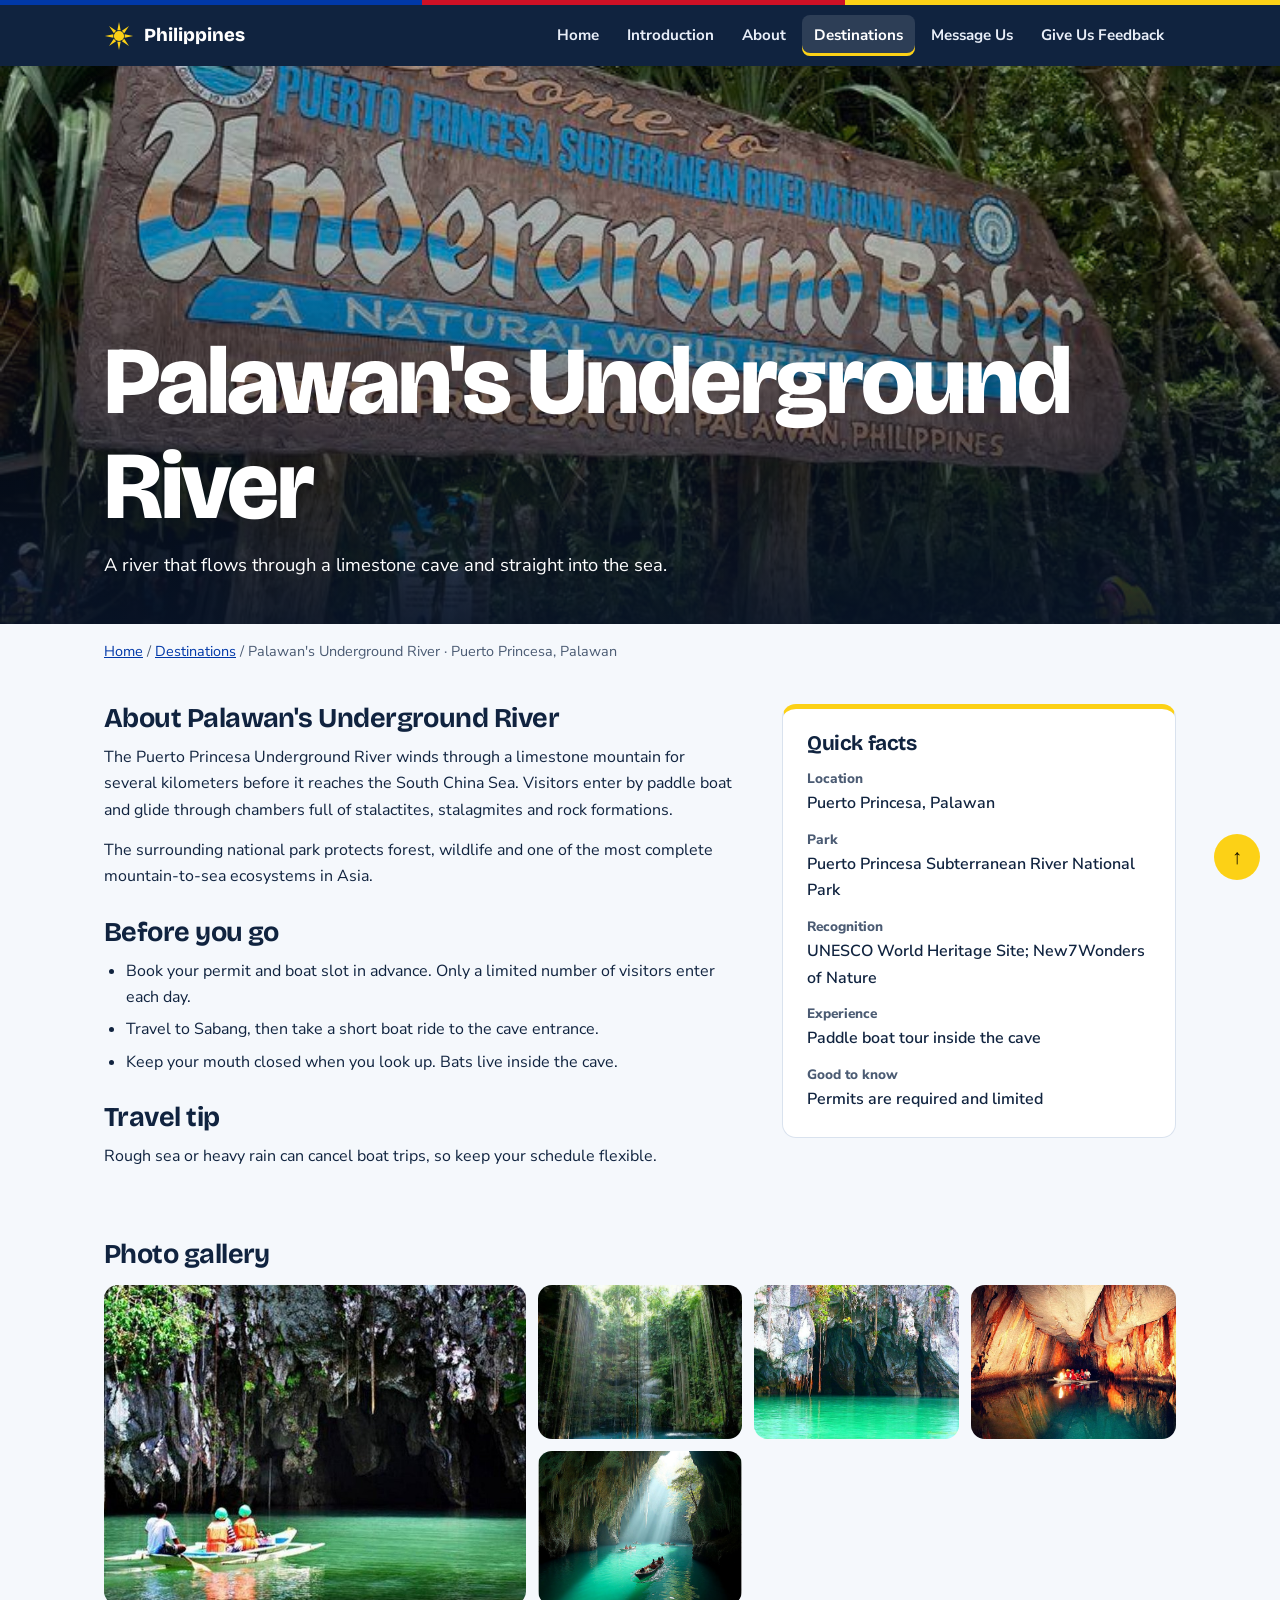
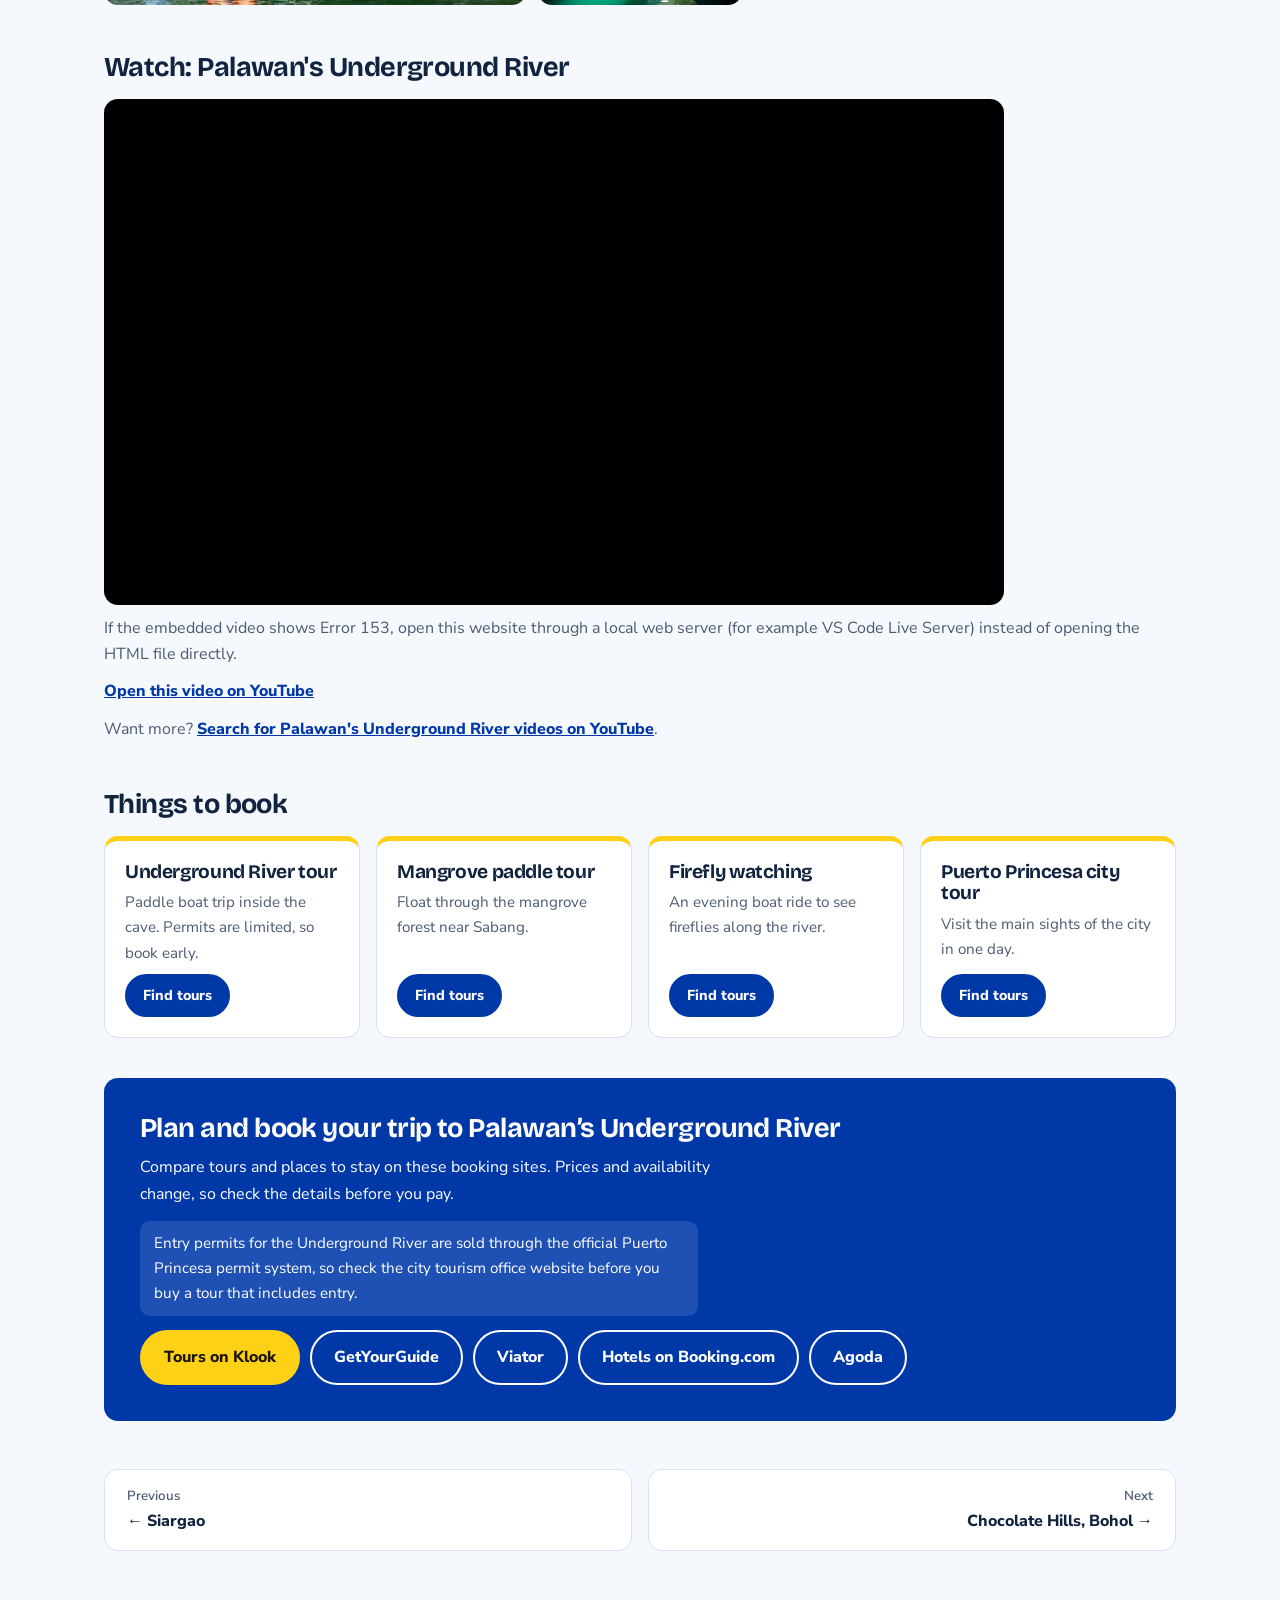
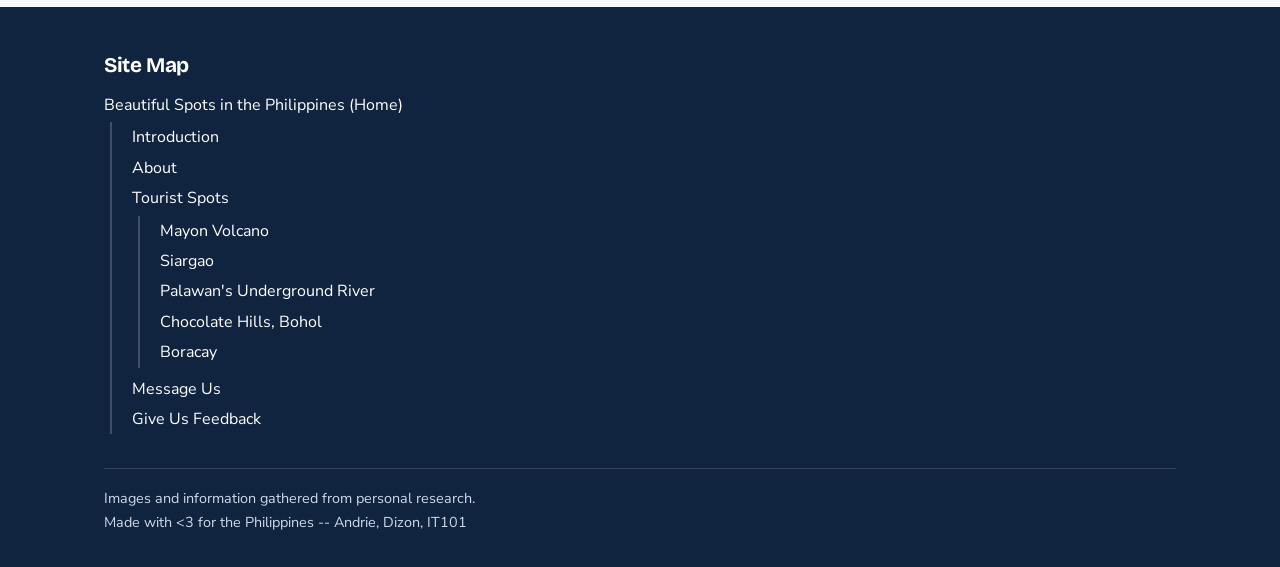
<file: underground-river.html>
<!DOCTYPE html>
<html lang="en">
<head>
<meta charset="UTF-8">
<meta name="viewport" content="width=device-width, initial-scale=1.0">
<meta name="description" content="A river that flows through a limestone cave and straight into the sea.">
<title>Palawan&#x27;s Underground River | Beautiful Spots in the Philippines</title>
<link rel="preconnect" href="https://fonts.googleapis.com">
<link rel="preconnect" href="https://fonts.gstatic.com" crossorigin>
<link rel="stylesheet" href="https://fonts.googleapis.com/css2?family=Bricolage+Grotesque:opsz,wght@12..96,600;12..96,800&family=Nunito+Sans:wght@400;600;700;800&display=swap">
<link rel="stylesheet" href="styles.css">
</head>
<body id="top">
<a class="skip-link" href="#main">Skip to main content</a>
<header class="site-header">
<div class="flag-stripe" aria-hidden="true"></div>
<div class="header-inner">
<a class="brand" href="index.html"><span class="brand-mark"><svg viewBox="0 0 200 200" aria-hidden="true" focusable="false"><g fill="currentColor"><polygon points="100,6 111,62 89,62" transform="rotate(0 100 100)"/><polygon points="100,6 111,62 89,62" transform="rotate(45 100 100)"/><polygon points="100,6 111,62 89,62" transform="rotate(90 100 100)"/><polygon points="100,6 111,62 89,62" transform="rotate(135 100 100)"/><polygon points="100,6 111,62 89,62" transform="rotate(180 100 100)"/><polygon points="100,6 111,62 89,62" transform="rotate(225 100 100)"/><polygon points="100,6 111,62 89,62" transform="rotate(270 100 100)"/><polygon points="100,6 111,62 89,62" transform="rotate(315 100 100)"/><circle cx="100" cy="100" r="34"/></g></svg></span><span>Philippines</span></a>
<input type="checkbox" id="menu" class="menu-check"><label for="menu" class="menu-toggle">Menu</label>
<nav id="site-nav" class="site-nav" aria-label="Main"><ul>
<li><a href="index.html">Home</a></li>
<li><a href="introduction.html">Introduction</a></li>
<li><a href="about.html">About</a></li>
<li class="has-sub"><a href="index.html#spots" aria-current="page">Destinations</a><ul class="submenu"><li><a href="mayon.html">Mayon Volcano</a></li><li><a href="siargao.html">Siargao</a></li><li><a href="underground-river.html">Palawan&#x27;s Underground River</a></li><li><a href="chocolate-hills.html">Chocolate Hills</a></li><li><a href="boracay.html">Boracay</a></li></ul></li>
<li><a href="message-us.html">Message Us</a></li>
<li><a href="feedback.html">Give Us Feedback</a></li>
</ul></nav>
</div>
</header>

<main id="main">
<section class="dest-hero" aria-labelledby="t"><img src="images/underground_river.jpg" alt="Palawan&#x27;s Underground River, Puerto Princesa, Palawan"><div class="wrap"><h1 id="t">Palawan&#x27;s Underground River</h1><p>A river that flows through a limestone cave and straight into the sea.</p></div></section>
<div class="wrap">
<p class="crumbs"><a href="index.html">Home</a> / <a href="index.html#spots">Destinations</a> / Palawan&#x27;s Underground River &middot; Puerto Princesa, Palawan</p>
<div class="dest-grid">
<div><h2>About Palawan&#x27;s Underground River</h2><p>The Puerto Princesa Underground River winds through a limestone mountain for several kilometers before it reaches the South China Sea. Visitors enter by paddle boat and glide through chambers full of stalactites, stalagmites and rock formations.</p><p>The surrounding national park protects forest, wildlife and one of the most complete mountain-to-sea ecosystems in Asia.</p><h2>Before you go</h2><ul class="todo"><li>Book your permit and boat slot in advance. Only a limited number of visitors enter each day.</li><li>Travel to Sabang, then take a short boat ride to the cave entrance.</li><li>Keep your mouth closed when you look up. Bats live inside the cave.</li></ul><h2>Travel tip</h2><p>Rough sea or heavy rain can cancel boat trips, so keep your schedule flexible.</p></div>
<aside class="facts" aria-label="Quick facts"><h2>Quick facts</h2><dl><dt>Location</dt><dd>Puerto Princesa, Palawan</dd><dt>Park</dt><dd>Puerto Princesa Subterranean River National Park</dd><dt>Recognition</dt><dd>UNESCO World Heritage Site; New7Wonders of Nature</dd><dt>Experience</dt><dd>Paddle boat tour inside the cave</dd><dt>Good to know</dt><dd>Permits are required and limited</dd></dl></aside>
</div>
<section class="gallery" id="gallery" aria-labelledby="gal-title"><h2 id="gal-title">Photo gallery</h2><ul class="gallery-grid"><li><a href="#g-underground-river-1"><img src="images/gallery/underground-river-1.jpg" alt="Palawan’s Underground River photo 1" loading="lazy"></a></li><li><a href="#g-underground-river-2"><img src="images/gallery/underground-river-2.jpg" alt="Palawan’s Underground River photo 2" loading="lazy"></a></li><li><a href="#g-underground-river-3"><img src="images/gallery/underground-river-3.jpg" alt="Palawan’s Underground River photo 3" loading="lazy"></a></li><li><a href="#g-underground-river-4"><img src="images/gallery/underground-river-4.jpg" alt="Palawan’s Underground River photo 4" loading="lazy"></a></li><li><a href="#g-underground-river-5"><img src="images/gallery/underground-river-5.jpg" alt="Palawan’s Underground River photo 5" loading="lazy"></a></li></ul><div class="lightbox" id="g-underground-river-1"><a class="lb-close" href="#gallery" aria-label="Close photo">&times;</a><a class="lb-nav lb-prev" href="#g-underground-river-5" aria-label="Previous photo">&lsaquo;</a><img src="images/gallery/underground-river-1.jpg" alt="Palawan’s Underground River photo 1"><a class="lb-nav lb-next" href="#g-underground-river-2" aria-label="Next photo">&rsaquo;</a></div><div class="lightbox" id="g-underground-river-2"><a class="lb-close" href="#gallery" aria-label="Close photo">&times;</a><a class="lb-nav lb-prev" href="#g-underground-river-1" aria-label="Previous photo">&lsaquo;</a><img src="images/gallery/underground-river-2.jpg" alt="Palawan’s Underground River photo 2"><a class="lb-nav lb-next" href="#g-underground-river-3" aria-label="Next photo">&rsaquo;</a></div><div class="lightbox" id="g-underground-river-3"><a class="lb-close" href="#gallery" aria-label="Close photo">&times;</a><a class="lb-nav lb-prev" href="#g-underground-river-2" aria-label="Previous photo">&lsaquo;</a><img src="images/gallery/underground-river-3.jpg" alt="Palawan’s Underground River photo 3"><a class="lb-nav lb-next" href="#g-underground-river-4" aria-label="Next photo">&rsaquo;</a></div><div class="lightbox" id="g-underground-river-4"><a class="lb-close" href="#gallery" aria-label="Close photo">&times;</a><a class="lb-nav lb-prev" href="#g-underground-river-3" aria-label="Previous photo">&lsaquo;</a><img src="images/gallery/underground-river-4.jpg" alt="Palawan’s Underground River photo 4"><a class="lb-nav lb-next" href="#g-underground-river-5" aria-label="Next photo">&rsaquo;</a></div><div class="lightbox" id="g-underground-river-5"><a class="lb-close" href="#gallery" aria-label="Close photo">&times;</a><a class="lb-nav lb-prev" href="#g-underground-river-4" aria-label="Previous photo">&lsaquo;</a><img src="images/gallery/underground-river-5.jpg" alt="Palawan’s Underground River photo 5"><a class="lb-nav lb-next" href="#g-underground-river-1" aria-label="Next photo">&rsaquo;</a></div></section>
<section class="video-section" aria-labelledby="v-title">
<h2 id="v-title">Watch: Palawan&#x27;s Underground River</h2>
<div class="video-frame"><iframe src="https://www.youtube.com/embed/aIxZ25OAvDE" title="Palawan's Underground River video" referrerpolicy="strict-origin-when-cross-origin" allow="accelerometer; autoplay; clipboard-write; encrypted-media; gyroscope; picture-in-picture; web-share" allowfullscreen></iframe></div>
<p class="video-note" style="margin-top:10px">If the embedded video shows Error 153, open this website through a local web server (for example VS Code Live Server) instead of opening the HTML file directly.</p><p class="video-note-link"><a href="https://www.youtube.com/watch?v=aIxZ25OAvDE" target="_blank" rel="noopener">Open this video on YouTube<span class="sr-only"> (opens in a new tab)</span></a></p>
<p id="v-note" class="video-note">Want more? <a href="https://www.youtube.com/results?search_query=Puerto+Princesa+Underground+River+tour" target="_blank" rel="noopener">Search for Palawan&#x27;s Underground River videos on YouTube<span class="sr-only"> (opens in a new tab)</span></a>.</p>
</section>
<section class="activities" id="activities" aria-labelledby="act-title"><h2 id="act-title">Things to book</h2><ul class="act-grid"><li class="act-card"><h3>Underground River tour</h3><p>Paddle boat trip inside the cave. Permits are limited, so book early.</p><a class="btn btn-sm" href="https://www.klook.com/en-PH/search/result/?query=Puerto+Princesa+Underground+River+tour" target="_blank" rel="noopener">Find tours<span class="sr-only"> for Underground River tour (opens in a new tab)</span></a></li><li class="act-card"><h3>Mangrove paddle tour</h3><p>Float through the mangrove forest near Sabang.</p><a class="btn btn-sm" href="https://www.klook.com/en-PH/search/result/?query=Sabang+mangrove+paddle+Palawan" target="_blank" rel="noopener">Find tours<span class="sr-only"> for Mangrove paddle tour (opens in a new tab)</span></a></li><li class="act-card"><h3>Firefly watching</h3><p>An evening boat ride to see fireflies along the river.</p><a class="btn btn-sm" href="https://www.klook.com/en-PH/search/result/?query=Puerto+Princesa+firefly+watching" target="_blank" rel="noopener">Find tours<span class="sr-only"> for Firefly watching (opens in a new tab)</span></a></li><li class="act-card"><h3>Puerto Princesa city tour</h3><p>Visit the main sights of the city in one day.</p><a class="btn btn-sm" href="https://www.klook.com/en-PH/search/result/?query=Puerto+Princesa+city+tour" target="_blank" rel="noopener">Find tours<span class="sr-only"> for Puerto Princesa city tour (opens in a new tab)</span></a></li></ul></section>
<section class="book-band" id="book" aria-labelledby="book-title"><h2 id="book-title">Plan and book your trip to Palawan’s Underground River</h2><p>Compare tours and places to stay on these booking sites. Prices and availability change, so check the details before you pay.</p><p class="book-note">Entry permits for the Underground River are sold through the official Puerto Princesa permit system, so check the city tourism office website before you buy a tour that includes entry.</p><div class="book-actions"><a class="btn btn-sun" href="https://www.klook.com/en-PH/search/result/?query=Palawan%27s+Underground+River" target="_blank" rel="noopener">Tours on Klook<span class="sr-only"> (opens in a new tab)</span></a><a class="btn btn-ghost" href="https://www.getyourguide.com/s/?q=Palawan%27s+Underground+River" target="_blank" rel="noopener">GetYourGuide<span class="sr-only"> (opens in a new tab)</span></a><a class="btn btn-ghost" href="https://www.viator.com/searchResults/all?text=Palawan%27s+Underground+River" target="_blank" rel="noopener">Viator<span class="sr-only"> (opens in a new tab)</span></a><a class="btn btn-ghost" href="https://www.booking.com/searchresults.html?ss=Palawan%27s+Underground+River" target="_blank" rel="noopener">Hotels on Booking.com<span class="sr-only"> (opens in a new tab)</span></a><a class="btn btn-ghost" href="https://www.agoda.com/search?textToSearch=Palawan%27s+Underground+River" target="_blank" rel="noopener">Agoda<span class="sr-only"> (opens in a new tab)</span></a></div></section>
<nav class="pager" aria-label="More destinations"><a href="siargao.html"><small>Previous</small>&larr; Siargao</a><a class="next" href="chocolate-hills.html"><small>Next</small>Chocolate Hills, Bohol &rarr;</a></nav>
</div>
</main>
<footer class="site-footer"><div class="wrap">
<nav class="sitemap" aria-label="Site map"><h2>Site Map</h2><ul><li><a href="index.html">Beautiful Spots in the Philippines (Home)</a><ul>
<li><a href="introduction.html">Introduction</a></li><li><a href="about.html">About</a></li>
<li><a href="index.html#spots">Tourist Spots</a><ul><li><a href="mayon.html">Mayon Volcano</a></li><li><a href="siargao.html">Siargao</a></li><li><a href="underground-river.html">Palawan&#x27;s Underground River</a></li><li><a href="chocolate-hills.html">Chocolate Hills, Bohol</a></li><li><a href="boracay.html">Boracay</a></li></ul></li>
<li><a href="message-us.html">Message Us</a></li><li><a href="feedback.html">Give Us Feedback</a></li></ul></li></ul></nav>
<div class="footer-credits"><p>Images and information gathered from personal research.</p><p>Made with &lt;3 for the Philippines -- Andrie, Dizon, IT101</p></div>
</div></footer>
<a href="#top" class="back-to-top" aria-label="Back to top">&uarr;</a>
</body>
</html>
</file>
<file: styles.css>
:root{--blue:#0038a8;--red:#ce1126;--sun:#fcd116;--ink:#10233f;--muted:#4b5b73;--bg:#f5f8fc;--card:#fff;--line:#d9e2ee;--r:14px}
*{box-sizing:border-box;margin:0;padding:0}
html{scroll-behavior:smooth;font-size:100%}
body{font-family:'Nunito Sans',Arial,sans-serif;background:var(--bg);color:var(--ink);line-height:1.65}
h1,h2,h3{font-family:'Bricolage Grotesque','Nunito Sans',sans-serif;line-height:1.1;letter-spacing:-.02em}
a{color:var(--blue)}img{max-width:100%;display:block}
.wrap{max-width:1120px;margin:0 auto;padding:0 24px}
:focus-visible{outline:3px solid var(--sun);outline-offset:2px;box-shadow:0 0 0 5px var(--blue)}
.skip-link{position:absolute;left:-999px;top:8px;background:var(--sun);color:#000;padding:8px 14px;z-index:300;border-radius:8px}
.skip-link:focus{left:8px}
/* header */
.site-header{position:sticky;top:0;z-index:200;background:var(--ink);color:#fff}
.flag-stripe{height:5px;background:linear-gradient(90deg,var(--blue) 33%,var(--red) 33% 66%,var(--sun) 66%)}
.header-inner{max-width:1120px;margin:0 auto;padding:10px 24px;display:flex;align-items:center;gap:20px}
.brand{display:flex;align-items:center;gap:10px;color:#fff;text-decoration:none;font-family:'Bricolage Grotesque',sans-serif;font-weight:800;font-size:1.15rem;margin-right:auto}
.brand-mark{width:30px;height:30px;color:var(--sun)}.brand-mark svg{width:100%;height:100%}
.site-nav ul{list-style:none;display:flex;gap:4px}
.site-nav a{display:block;padding:8px 12px;color:#e8eef8;text-decoration:none;font-weight:700;font-size:.95rem;border-radius:8px}
.site-nav a:hover,.site-nav a[aria-current=page]{background:rgba(255,255,255,.12);color:#fff}
.site-nav a[aria-current=page]{box-shadow:inset 0 -3px 0 var(--sun)}
.has-sub{position:relative}
.site-nav .submenu{position:absolute;top:100%;left:0;min-width:220px;background:var(--ink);padding:8px;border-radius:0 0 12px 12px;display:none;flex-direction:column;gap:0;box-shadow:0 12px 30px rgba(0,0,0,.35)}
.site-nav .has-sub:hover .submenu,.site-nav .has-sub:focus-within .submenu{display:flex}
/* hero + panels */
.hero{padding:56px 0 40px;background:linear-gradient(180deg,#e6eefb,var(--bg))}
.hero h1{font-size:clamp(2.4rem,6vw,4.6rem);font-weight:800;max-width:14ch}
.lead{max-width:60ch;font-size:1.15rem;color:var(--muted);margin:16px 0 30px}
.panels{list-style:none;display:flex;gap:10px;height:470px}
.panels li{flex:1;min-width:0;border-radius:var(--r);overflow:hidden;position:relative;transition:flex .5s ease}
.panels li:hover,.panels li:focus-within{flex:4.5}
.panels a{display:block;height:100%;color:#fff;text-decoration:none;position:relative}
.panels img{position:absolute;inset:0;width:100%;height:100%;object-fit:cover}
.panels a::before{content:"";position:absolute;inset:0;background:linear-gradient(to top,rgba(8,20,40,.88),rgba(8,20,40,.1) 60%);z-index:1}
.panel-vertical{position:absolute;z-index:2;left:50%;bottom:22px;writing-mode:vertical-rl;transform:translateX(-50%) rotate(180deg);font:800 1.15rem 'Bricolage Grotesque',sans-serif;white-space:nowrap;transition:opacity .25s}
.panel-text{position:absolute;z-index:2;left:22px;right:22px;bottom:22px;display:flex;flex-direction:column;gap:4px;opacity:0;transform:translateY(10px);transition:opacity .35s .1s,transform .35s .1s}
.panels li:hover .panel-text,.panels li:focus-within .panel-text{opacity:1;transform:none}
.panels li:hover .panel-vertical,.panels li:focus-within .panel-vertical{opacity:0}
.panel-name{font:800 1.7rem 'Bricolage Grotesque',sans-serif;line-height:1.1}
.panel-place{opacity:.85}
.panel-pill{align-self:flex-start;margin-top:8px;background:var(--sun);color:#1b1500;font-weight:800;padding:6px 14px;border-radius:99px;font-size:.9rem}
/* sections */
.section{padding:56px 0}
.section h2{font-size:clamp(1.8rem,4vw,2.6rem);margin-bottom:20px}
.intro-band{display:grid;grid-template-columns:1fr 1.4fr;gap:40px;align-items:center;background:var(--card);border:1px solid var(--line);border-radius:var(--r);padding:36px}
.intro-band p{margin-bottom:18px}
.btn{display:inline-block;background:var(--blue);color:#fff;text-decoration:none;font-weight:800;padding:12px 22px;border-radius:99px;border:2px solid var(--blue);cursor:pointer;font-family:inherit;font-size:1rem}
.btn:hover{background:#002a80}
.btn-sun{background:var(--sun);border-color:var(--sun);color:#1b1500}.btn-sun:hover{background:#ffe04d}
.btn-ghost{background:transparent;border-color:#fff;color:#fff}.btn-ghost:hover{background:rgba(255,255,255,.15)}
.filters{display:flex;flex-wrap:wrap;gap:8px;margin-bottom:10px}
.chip{border:2px solid var(--line);background:var(--card);color:var(--ink);padding:8px 16px;border-radius:99px;font:700 .95rem 'Nunito Sans',sans-serif;cursor:pointer}
.filter-count{color:var(--muted);margin-bottom:20px;font-size:.95rem}
.cards{display:grid;grid-template-columns:repeat(auto-fill,minmax(310px,1fr));gap:24px}
.spot-card{position:relative;background:var(--card);border:1px solid var(--line);border-radius:var(--r);overflow:hidden;transition:transform .25s,box-shadow .25s}
.spot-card:hover{transform:translateY(-4px);box-shadow:0 14px 32px rgba(16,35,63,.16)}
.img-wrap{aspect-ratio:4/3;overflow:hidden}.img-wrap img{width:100%;height:100%;object-fit:cover;transition:transform .6s}
.spot-card:hover .img-wrap img{transform:scale(1.06)}
.spot-card figcaption{font-size:.82rem;color:var(--muted);padding:8px 20px 0}
.card-body{padding:10px 20px 22px}
.spot-title{font-size:1.5rem;margin-bottom:8px}
.spot-title a{color:var(--ink);text-decoration:none}
.spot-title a::after{content:"";position:absolute;inset:0;z-index:1}
.spot-card p{color:var(--muted);font-size:.97rem}
.read-more{display:inline-block;margin-top:12px;font-weight:800;color:var(--blue)}
.cta-band{position:relative;overflow:hidden;background:var(--blue);color:#fff;border-radius:var(--r);padding:48px 40px}
.cta-band p{max-width:50ch;margin-bottom:22px}
.cta-actions{display:flex;flex-wrap:wrap;gap:12px;position:relative;z-index:1}
.sun-art{position:absolute;right:-50px;top:-50px;width:280px;color:var(--sun);opacity:.22}
/* destination pages */
.dest-hero{position:relative;min-height:62vh;display:flex;align-items:flex-end;color:#fff;background:#10233f}
.dest-hero img{position:absolute;inset:0;width:100%;height:100%;object-fit:cover}
.dest-hero::after{content:"";position:absolute;inset:0;background:linear-gradient(to top,rgba(8,20,40,.9),rgba(8,20,40,.1) 65%)}
.dest-hero .wrap{position:relative;z-index:1;padding-bottom:44px;width:100%}
.dest-hero h1{font-size:clamp(2.6rem,8vw,6rem);font-weight:800}
.dest-hero p{font-size:1.15rem;max-width:52ch;margin-top:10px}
.crumbs{font-size:.9rem;padding:16px 0;color:var(--muted)}
.dest-grid{display:grid;grid-template-columns:1.6fr 1fr;gap:48px;padding:24px 0 56px}
.dest-grid h2{font-size:1.7rem;margin:28px 0 10px}.dest-grid h2:first-child{margin-top:0}
.dest-grid p{max-width:68ch;margin-bottom:14px}
.dest-grid ul.todo{padding-left:22px;max-width:68ch}.todo li{margin-bottom:6px}
.facts{background:var(--card);border:1px solid var(--line);border-radius:var(--r);padding:24px;align-self:start;position:sticky;top:90px;border-top:5px solid var(--sun)}
.facts h2{font-size:1.3rem!important;margin:0 0 12px!important}
.facts dt{font-weight:800;font-size:.85rem;color:var(--muted);margin-top:12px}.facts dd{font-weight:600}
.pager{display:flex;justify-content:space-between;gap:16px;flex-wrap:wrap;padding:0 0 56px}
.pager a{background:var(--card);border:1px solid var(--line);border-radius:var(--r);padding:16px 22px;text-decoration:none;color:var(--ink);font-weight:800;flex:1;min-width:220px}
.pager a:hover{border-color:var(--blue)}.pager small{display:block;color:var(--muted);font-weight:600}
.pager .next{text-align:right}
/* text + forms */
.page-head{background:var(--ink);color:#fff;padding:56px 0 44px}
.page-head h1{font-size:clamp(2.2rem,6vw,3.8rem);font-weight:800}.page-head p{max-width:56ch;margin-top:10px;color:#cfd9ea}
.prose{padding:48px 0 64px;max-width:760px}.prose h2{font-size:1.6rem;margin:28px 0 8px}.prose p{margin-bottom:14px}
.team{list-style:none;display:grid;gap:10px;margin-top:10px}.team li{background:var(--card);border:1px solid var(--line);border-radius:12px;padding:14px 18px}
form.card-form{background:var(--card);border:1px solid var(--line);border-radius:var(--r);padding:30px;max-width:640px;margin:44px 0 64px;display:grid;gap:18px}
.field label,.field legend{display:block;font-weight:800;margin-bottom:6px}
.field input,.field textarea,.field select{width:100%;padding:12px 14px;border:2px solid var(--line);border-radius:10px;font:inherit;color:inherit;background:#fff}
.field textarea{min-height:140px;resize:vertical}
.field input:focus,.field textarea:focus,.field select:focus{border-color:var(--blue)}
/* footer */
.site-footer{background:var(--ink);color:#cfd9ea;padding:48px 0 32px;margin-top:0}
.site-footer h2{color:#fff;font-size:1.3rem;margin-bottom:12px}
.site-footer a{color:#fff;text-decoration:none}.site-footer a:hover{text-decoration:underline}
.sitemap ul{list-style:none}.sitemap ul ul{padding-left:20px;border-left:2px solid rgba(255,255,255,.2);margin:4px 0 4px 6px}.sitemap li{padding:2px 0}
.footer-credits{margin-top:28px;padding-top:18px;border-top:1px solid rgba(255,255,255,.15);font-size:.9rem}
.back-to-top{position:fixed;right:20px;bottom:20px;width:46px;height:46px;border-radius:50%;background:var(--sun);color:#1b1500;display:grid;place-items:center;text-decoration:none;font-weight:800;font-size:1.3rem;z-index:150}
@media(max-width:860px){
.menu-toggle{display:block}
.site-nav{display:none;position:absolute;top:100%;left:0;right:0;background:var(--ink);padding:8px 24px 16px}
.menu-check:checked~.site-nav{display:block}.site-nav ul{flex-direction:column}
.site-nav .submenu{display:flex;position:static;box-shadow:none;padding:0 0 0 14px}
.panels{flex-direction:column;height:auto}.panels li,.panels li:hover{flex:none;height:150px}
.panel-vertical{display:none}.panel-text{opacity:1;transform:none;bottom:14px}.panel-name{font-size:1.3rem}.panel-place,.panel-pill{display:none}
.intro-band,.dest-grid{grid-template-columns:1fr}.facts{position:static}
}
@media(prefers-reduced-motion:reduce){*{transition:none!important;scroll-behavior:auto!important}}
/* video */
.video-section{padding:0 0 48px}
.video-section h2{font-size:1.7rem;margin-bottom:16px}
.video-frame{max-width:900px;border-radius:var(--r);overflow:hidden;background:#000;aspect-ratio:16/9;position:relative}
.video-frame video{width:100%;height:100%;object-fit:contain;display:block}
.video-note{margin-top:12px;color:var(--muted)}
.video-note a{font-weight:800}
.sr-only{position:absolute;left:-999px}

/* menu (no JS) */
.menu-check{position:absolute;opacity:0;width:1px;height:1px}
.menu-toggle{display:none;color:#fff;border:1px solid rgba(255,255,255,.4);border-radius:8px;padding:5px 12px;font:700 .9rem 'Nunito Sans',sans-serif;cursor:pointer}
.menu-check:focus-visible+.menu-toggle{outline:3px solid var(--sun);outline-offset:2px}
@media(max-width:860px){.menu-toggle{display:block}}
/* filters (no JS) */
.f-radio{position:absolute;opacity:0;width:1px;height:1px}
.chip{display:inline-block}
#f-all:checked~.filters [for=f-all],#f-beach:checked~.filters [for=f-beach],#f-nature:checked~.filters [for=f-nature]{background:var(--ink);border-color:var(--ink);color:#fff}
#f-all:focus-visible~.filters [for=f-all],#f-beach:focus-visible~.filters [for=f-beach],#f-nature:focus-visible~.filters [for=f-nature]{outline:3px solid var(--blue);outline-offset:2px}
#f-beach:checked~.cards [data-category=nature],#f-nature:checked~.cards [data-category=beach]{display:none}
.filter-count span{display:none}
#f-all:checked~.filter-count .c-all,#f-beach:checked~.filter-count .c-beach,#f-nature:checked~.filter-count .c-nature{display:inline}
/* forms + stars (no JS) */
.field{border:0}
.field legend{margin-bottom:6px}
.form-note{color:var(--muted);font-size:.9rem}
.rating{display:flex;flex-direction:row-reverse;justify-content:flex-end;gap:4px}
.rating input{position:absolute;opacity:0;width:1px;height:1px}
.rating label{margin:0;cursor:pointer;font-size:2rem;color:#c3cddc;line-height:1}
.rating input:checked~label,.rating label:hover,.rating label:hover~label{color:var(--sun);text-shadow:0 0 1px #8a6d00}
.rating input:focus-visible+label{outline:3px solid var(--blue);border-radius:6px}

/* video play card (no JS) */
.play-card{display:block;position:relative;max-width:900px;aspect-ratio:16/9;border-radius:var(--r);overflow:hidden;background:#000}
.play-card img{position:absolute;inset:0;width:100%;height:100%;object-fit:cover;opacity:.8;transition:opacity .3s,transform .6s}
.play-card:hover img{opacity:1;transform:scale(1.03)}
.play-btn{position:absolute;left:50%;top:50%;width:84px;height:84px;margin:-42px 0 0 -42px;border-radius:50%;background:var(--red);box-shadow:0 6px 24px rgba(0,0,0,.45)}
.play-btn::after{content:"";position:absolute;left:34px;top:25px;border-style:solid;border-width:17px 0 17px 28px;border-color:transparent transparent transparent #fff}
.play-label{position:absolute;left:20px;bottom:16px;color:#fff;font-weight:800;text-shadow:0 2px 8px rgba(0,0,0,.7)}
.video-frame iframe{width:100%;height:100%;border:0;display:block}

/* gallery + lightbox (no JS) */
.gallery{padding:0 0 48px}.gallery h2,.activities h2{font-size:1.7rem;margin-bottom:16px}
.gallery-grid{list-style:none;display:grid;grid-template-columns:repeat(auto-fill,minmax(180px,1fr));gap:12px}
.gallery-grid li{border-radius:var(--r);overflow:hidden;aspect-ratio:4/3;background:var(--line)}
.gallery-grid a{display:block;height:100%}
.gallery-grid img{width:100%;height:100%;object-fit:cover;transition:transform .5s}
.gallery-grid a:hover img{transform:scale(1.08)}
.gallery-grid li:first-child{grid-column:span 2;grid-row:span 2;aspect-ratio:auto}
.lightbox{display:none;position:fixed;inset:0;z-index:400;background:rgba(8,20,40,.94);align-items:center;justify-content:center;padding:60px 70px}
.lightbox:target{display:flex}
.lightbox img{max-width:100%;max-height:100%;object-fit:contain;border-radius:10px}
.lb-close,.lb-nav{position:absolute;color:#fff;text-decoration:none;background:rgba(255,255,255,.15);width:48px;height:48px;border-radius:50%;display:grid;place-items:center;font-size:2rem;line-height:1}
.lb-close{top:16px;right:16px}.lb-nav{top:50%;margin-top:-24px}.lb-prev{left:12px}.lb-next{right:12px}
.lb-close:hover,.lb-nav:hover{background:var(--sun);color:#1b1500}
/* activities + booking */
.activities{padding:0 0 40px}
.act-grid{list-style:none;display:grid;grid-template-columns:repeat(auto-fill,minmax(240px,1fr));gap:16px}
.act-card{background:var(--card);border:1px solid var(--line);border-top:5px solid var(--sun);border-radius:var(--r);padding:20px;display:flex;flex-direction:column;gap:8px}
.act-card h3{font-size:1.2rem}.act-card p{color:var(--muted);font-size:.95rem;flex:1}
.btn-sm{align-self:flex-start;padding:8px 16px;font-size:.9rem}
.book-band{background:var(--blue);color:#fff;border-radius:var(--r);padding:36px;margin-bottom:48px}
.book-band h2{font-size:1.7rem;margin-bottom:10px}.book-band p{max-width:62ch;margin-bottom:14px}
.book-note{background:rgba(255,255,255,.12);border-radius:10px;padding:10px 14px;font-size:.95rem}
.book-actions{display:flex;flex-wrap:wrap;gap:10px}
@media(max-width:860px){.lightbox{padding:70px 12px}.gallery-grid li:first-child{grid-column:span 2;grid-row:auto;aspect-ratio:4/3}}
.video-note-link{margin-top:10px;font-weight:800}
</file>
